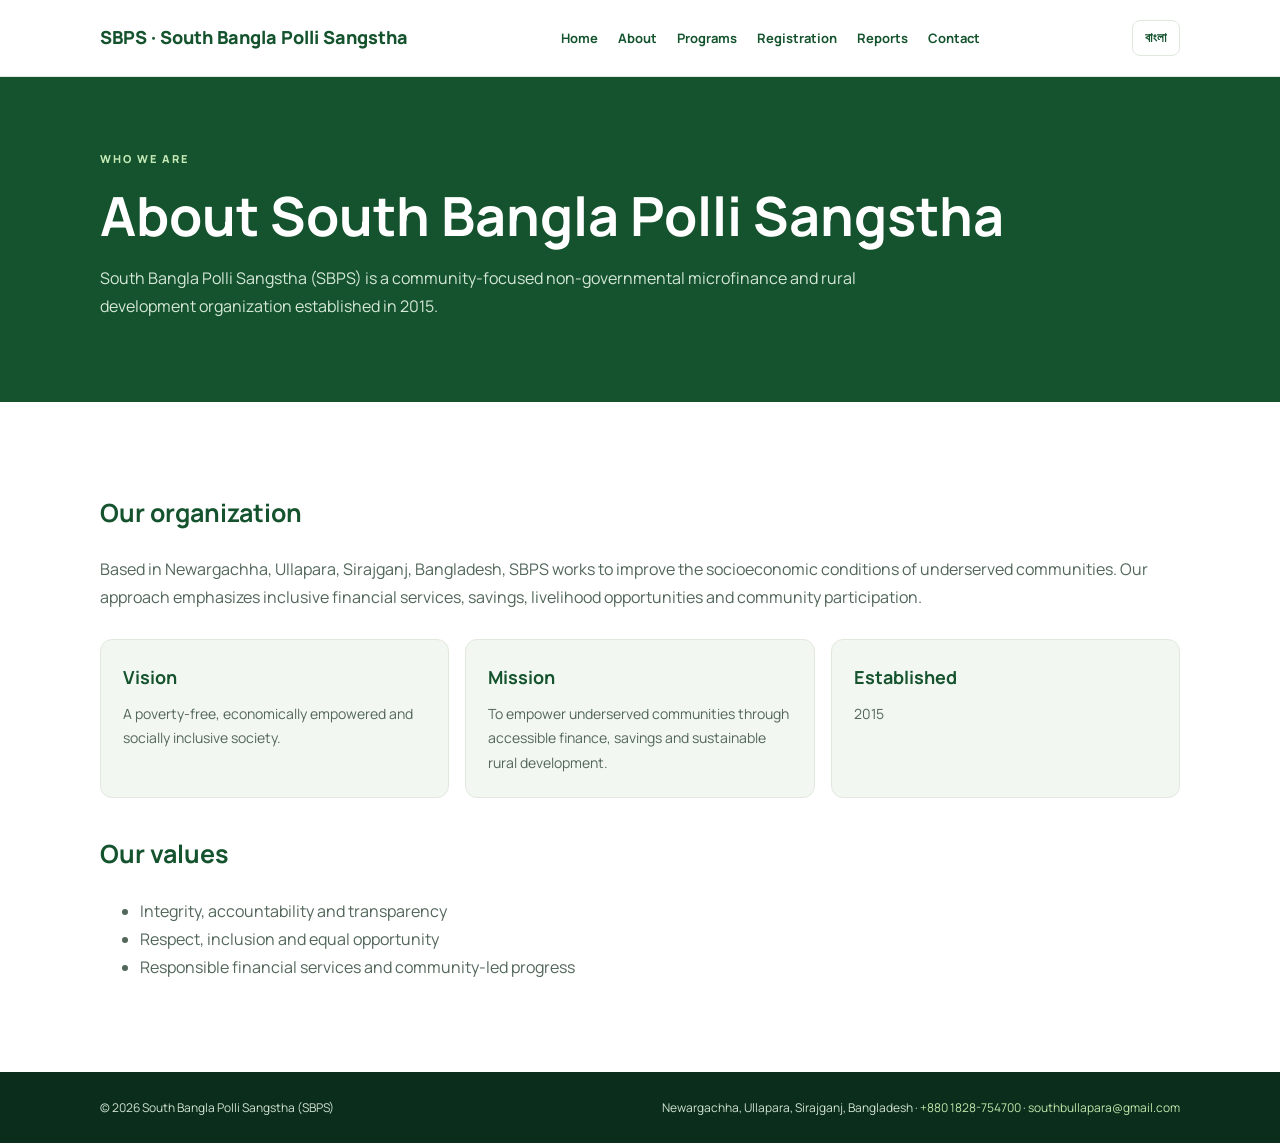
<file: site/about.html>
<!doctype html>
<html lang="en"><head><meta charset="utf-8"><meta name="viewport" content="width=device-width,initial-scale=1"><meta name="description" content="About South Bangla Polli Sangstha — South Bangla Polli Sangstha (SBPS), Ullapara, Sirajganj, Bangladesh."><meta property="og:title" content="About South Bangla Polli Sangstha | SBPS"><meta property="og:description" content="South Bangla Polli Sangstha (SBPS) is a community-focused non-governmental microfinance and rural development organization established in 2015."><link rel="icon" href="https://avatars.githubusercontent.com/u/361487274?v=4"><link rel="preconnect" href="https://fonts.googleapis.com"><link href="https://fonts.googleapis.com/css2?family=Hind+Siliguri:wght@400;500;600;700&family=Manrope:wght@400;500;600;700;800&display=swap" rel="stylesheet"><link rel="stylesheet" href="pages.css"><title>About South Bangla Polli Sangstha | South Bangla Polli Sangstha</title></head><body><header class="top"><div class="wrap nav"><a class="brand" href="index.html">SBPS · South Bangla Polli Sangstha</a><nav class="links" aria-label="Main navigation"><a href="index.html" data-en="Home" data-bn="হোম">Home</a><a href="about.html" data-en="About" data-bn="পরিচিতি">About</a><a href="programs.html" data-en="Programs" data-bn="কার্যক্রম">Programs</a><a href="registration.html" data-en="Registration" data-bn="নিবন্ধন">Registration</a><a href="reports.html" data-en="Reports" data-bn="প্রতিবেদন">Reports</a><a href="contact.html" data-en="Contact" data-bn="যোগাযোগ">Contact</a></nav><button class="lang" id="lang" type="button">বাংলা</button></div></header><section class="hero"><div class="wrap"><span class="eyebrow" data-en="Who we are" data-bn="আমরা কারা">Who we are</span><h1 data-en="About South Bangla Polli Sangstha" data-bn="সাউথ বাংলা পল্লী সংস্থা পরিচিতি">About South Bangla Polli Sangstha</h1><p data-en="South Bangla Polli Sangstha (SBPS) is a community-focused non-governmental microfinance and rural development organization established in 2015." data-bn="সাউথ বাংলা পল্লী সংস্থা (এসবিপিএস) একটি জনগোষ্ঠীকেন্দ্রিক বেসরকারি ক্ষুদ্রঋণ ও পল্লী উন্নয়ন সংস্থা, যা ২০১৫ সালে সালে প্রতিষ্ঠিত।">South Bangla Polli Sangstha (SBPS) is a community-focused non-governmental microfinance and rural development organization established in 2015.</p></div></section><main class="wrap content"><h2 data-en="Our organization" data-bn="আমাদের সংস্থা">Our organization</h2><p data-en="Based in Newargachha, Ullapara, Sirajganj, Bangladesh, SBPS works to improve the socioeconomic conditions of underserved communities. Our approach emphasizes inclusive financial services, savings, livelihood opportunities and community participation." data-bn="বাংলাদেশের সিরাজগঞ্জ জেলার উল্লাপাড়া উপজেলার নেওয়ারগাছায় অবস্থিত এসবিপিএস সুবিধাবঞ্চিত জনগোষ্ঠীর আর্থসামাজিক অবস্থার উন্নয়নে কাজ করে। আমাদের কার্যক্রমে অন্তর্ভুক্তিমূলক আর্থিক সেবা, সঞ্চয়, জীবিকার সুযোগ ও জনগোষ্ঠীর অংশগ্রহণকে গুরুত্ব দেওয়া হয়।">Based in Newargachha, Ullapara, Sirajganj, Bangladesh, SBPS works to improve the socioeconomic conditions of underserved communities. Our approach emphasizes inclusive financial services, savings, livelihood opportunities and community participation.</p><div class="cards"><article class="card"><h3 data-en="Vision" data-bn="ভিশন">Vision</h3><p data-en="A poverty-free, economically empowered and socially inclusive society." data-bn="দারিদ্র্যমুক্ত, অর্থনৈতিকভাবে ক্ষমতায়িত ও সামাজিকভাবে অন্তর্ভুক্তিমূলক সমাজ।">A poverty-free, economically empowered and socially inclusive society.</p></article><article class="card"><h3 data-en="Mission" data-bn="মিশন">Mission</h3><p data-en="To empower underserved communities through accessible finance, savings and sustainable rural development." data-bn="সহজলভ্য অর্থায়ন, সঞ্চয় ও টেকসই পল্লী উন্নয়নের মাধ্যমে সুবিধাবঞ্চিত জনগোষ্ঠীকে ক্ষমতায়ন করা।">To empower underserved communities through accessible finance, savings and sustainable rural development.</p></article><article class="card"><h3 data-en="Established" data-bn="প্রতিষ্ঠা">Established</h3><p>2015</p></article></div><h2 data-en="Our values" data-bn="আমাদের মূল্যবোধ">Our values</h2><ul><li data-en="Integrity, accountability and transparency" data-bn="সততা, জবাবদিহিতা ও স্বচ্ছতা">Integrity, accountability and transparency</li><li data-en="Respect, inclusion and equal opportunity" data-bn="সম্মান, অন্তর্ভুক্তি ও সমান সুযোগ">Respect, inclusion and equal opportunity</li><li data-en="Responsible financial services and community-led progress" data-bn="দায়িত্বশীল আর্থিক সেবা ও জনগোষ্ঠীনির্ভর অগ্রগতি">Responsible financial services and community-led progress</li></ul></main><footer class="foot"><div class="wrap footrow"><span>© <span id="year"></span> South Bangla Polli Sangstha (SBPS)</span><span>Newargachha, Ullapara, Sirajganj, Bangladesh · <a href="tel:+8801828754700">+880 1828-754700</a> · <a href="mailto:southbullapara@gmail.com">southbullapara@gmail.com</a></span></div></footer><script src="pages.js" defer></script></body></html>
</file>
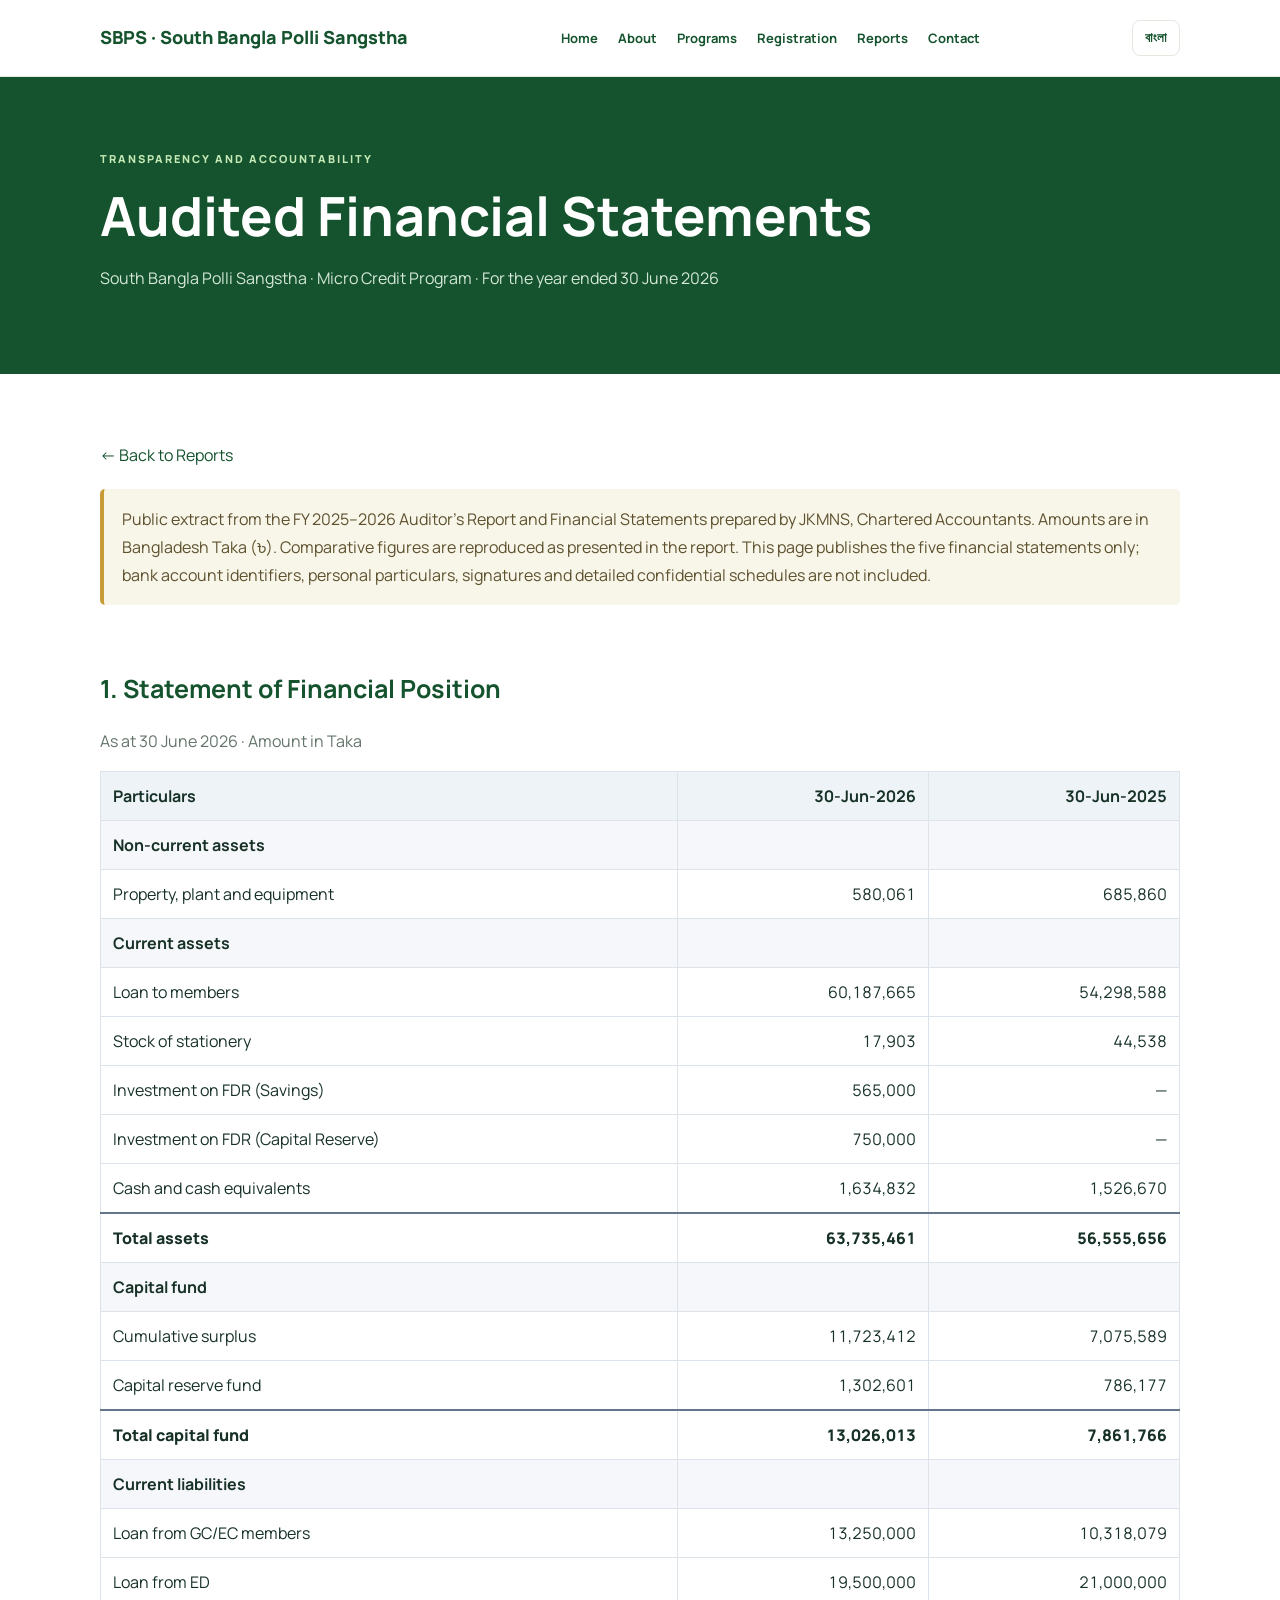
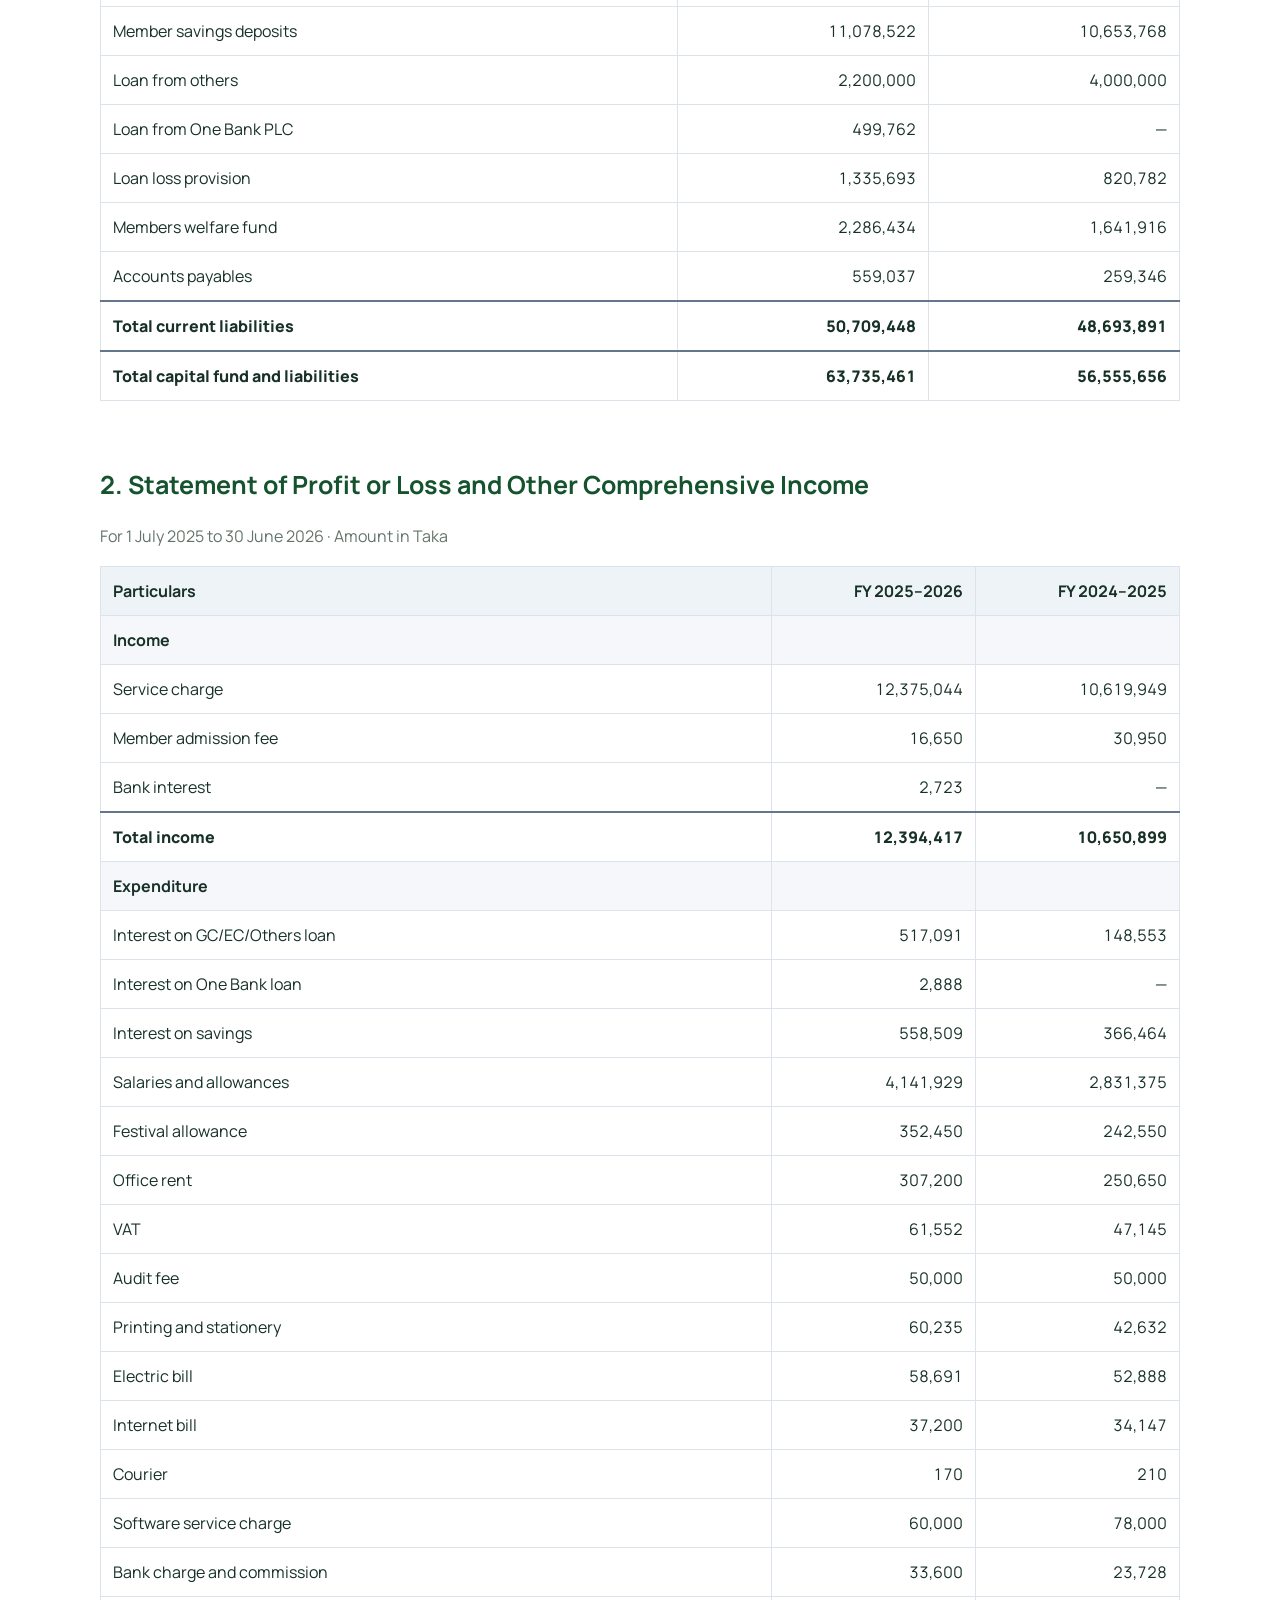
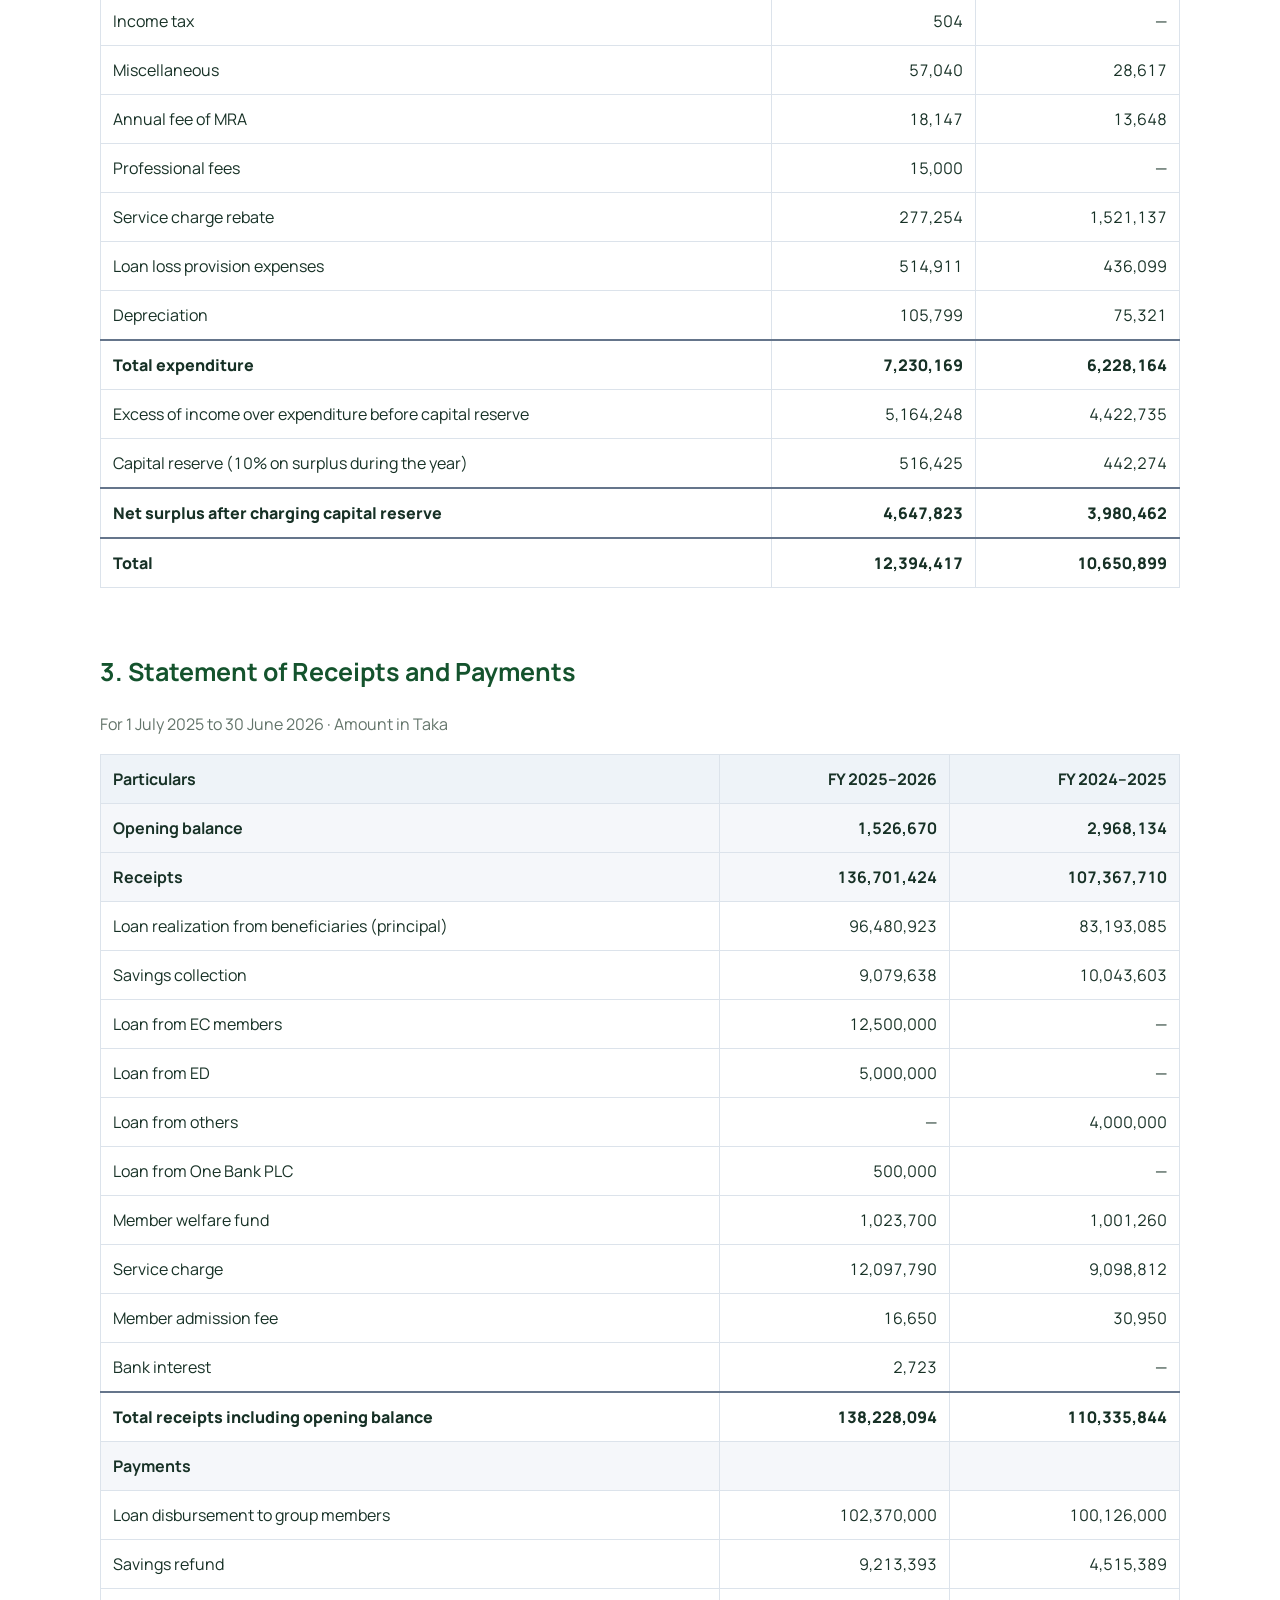
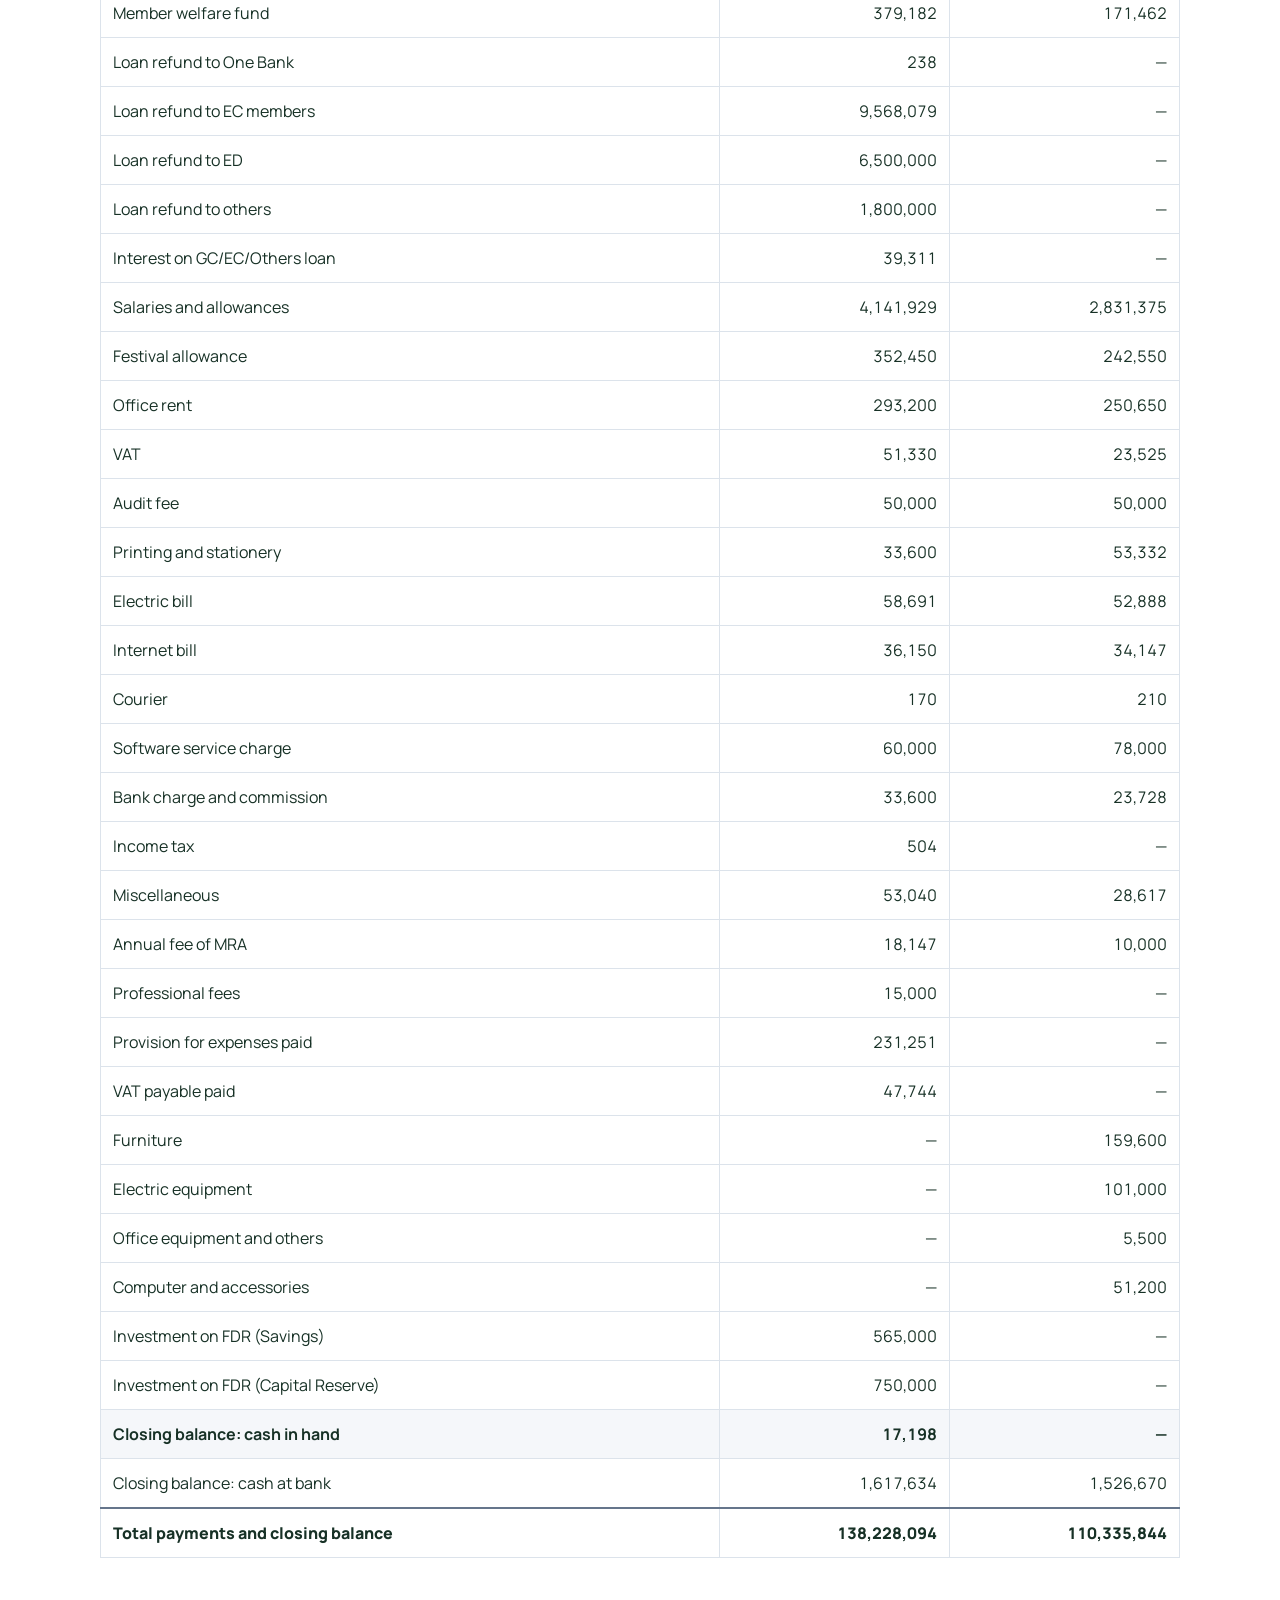
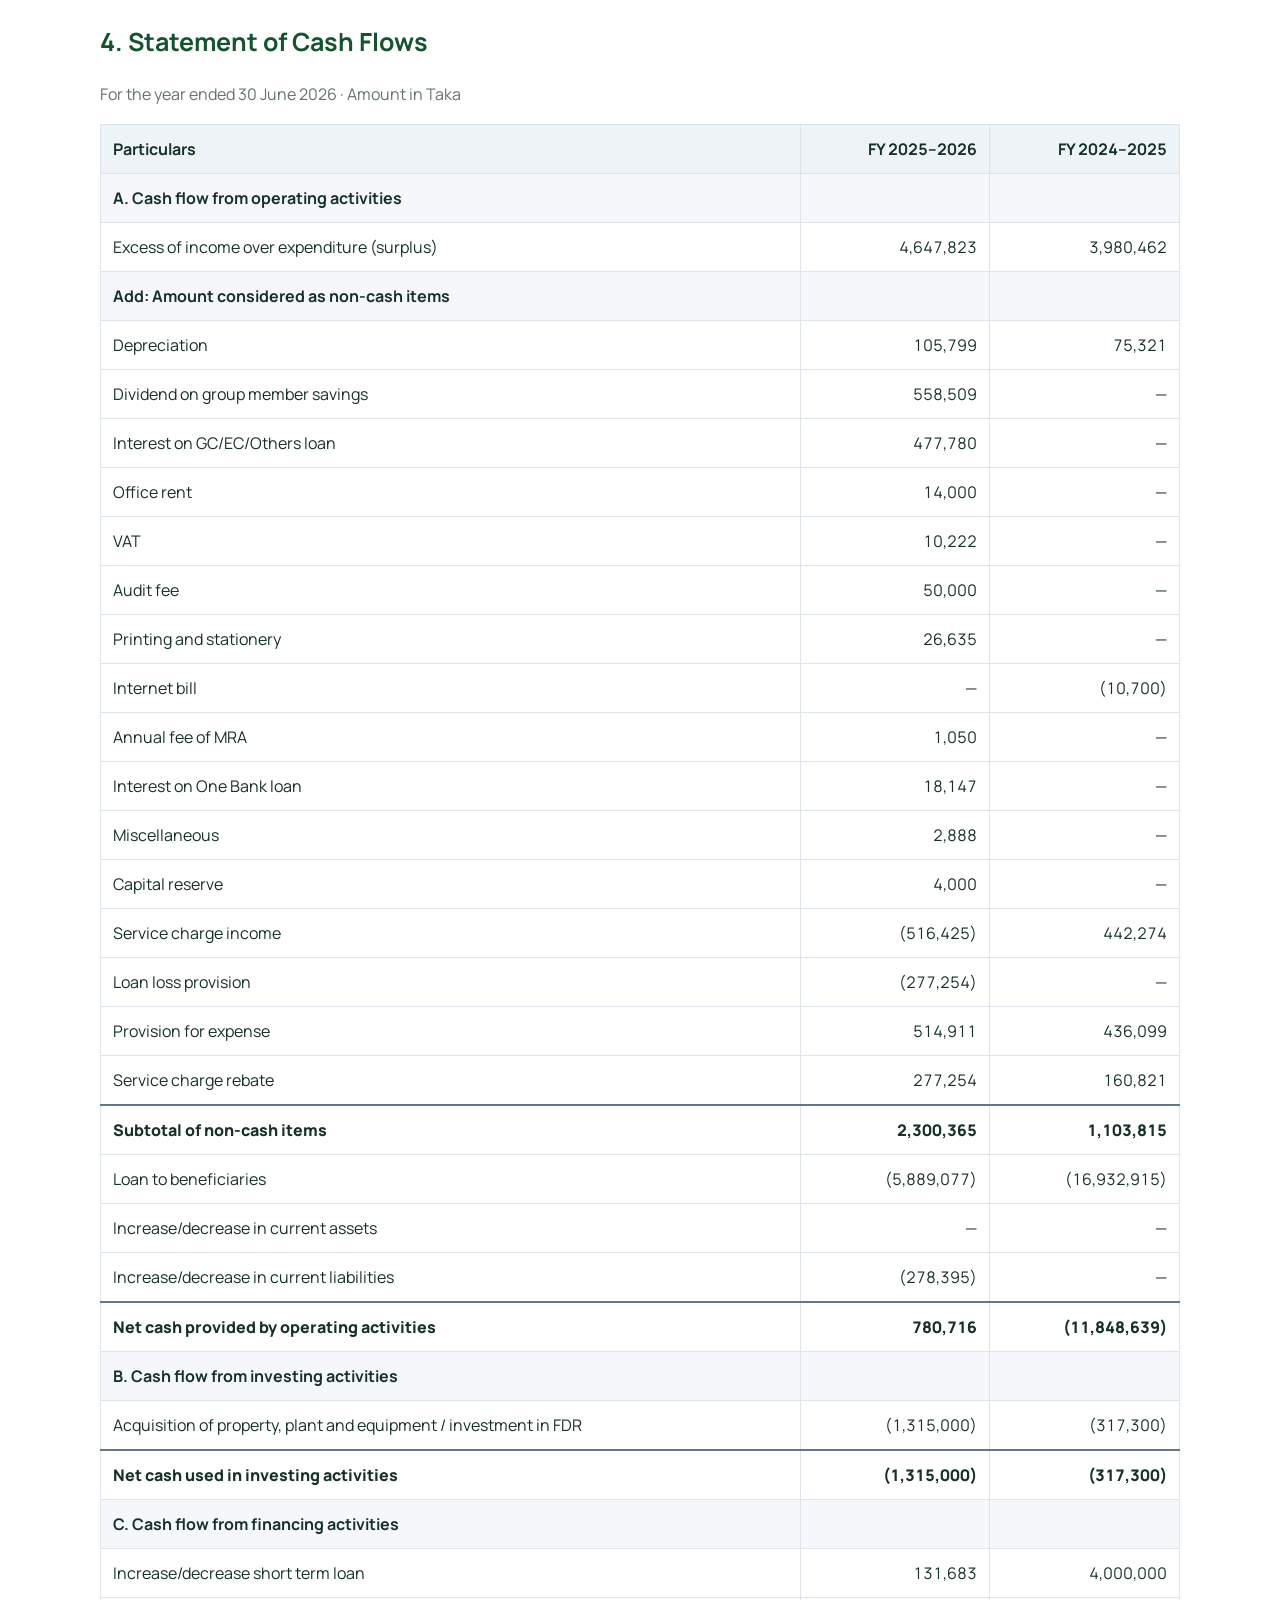
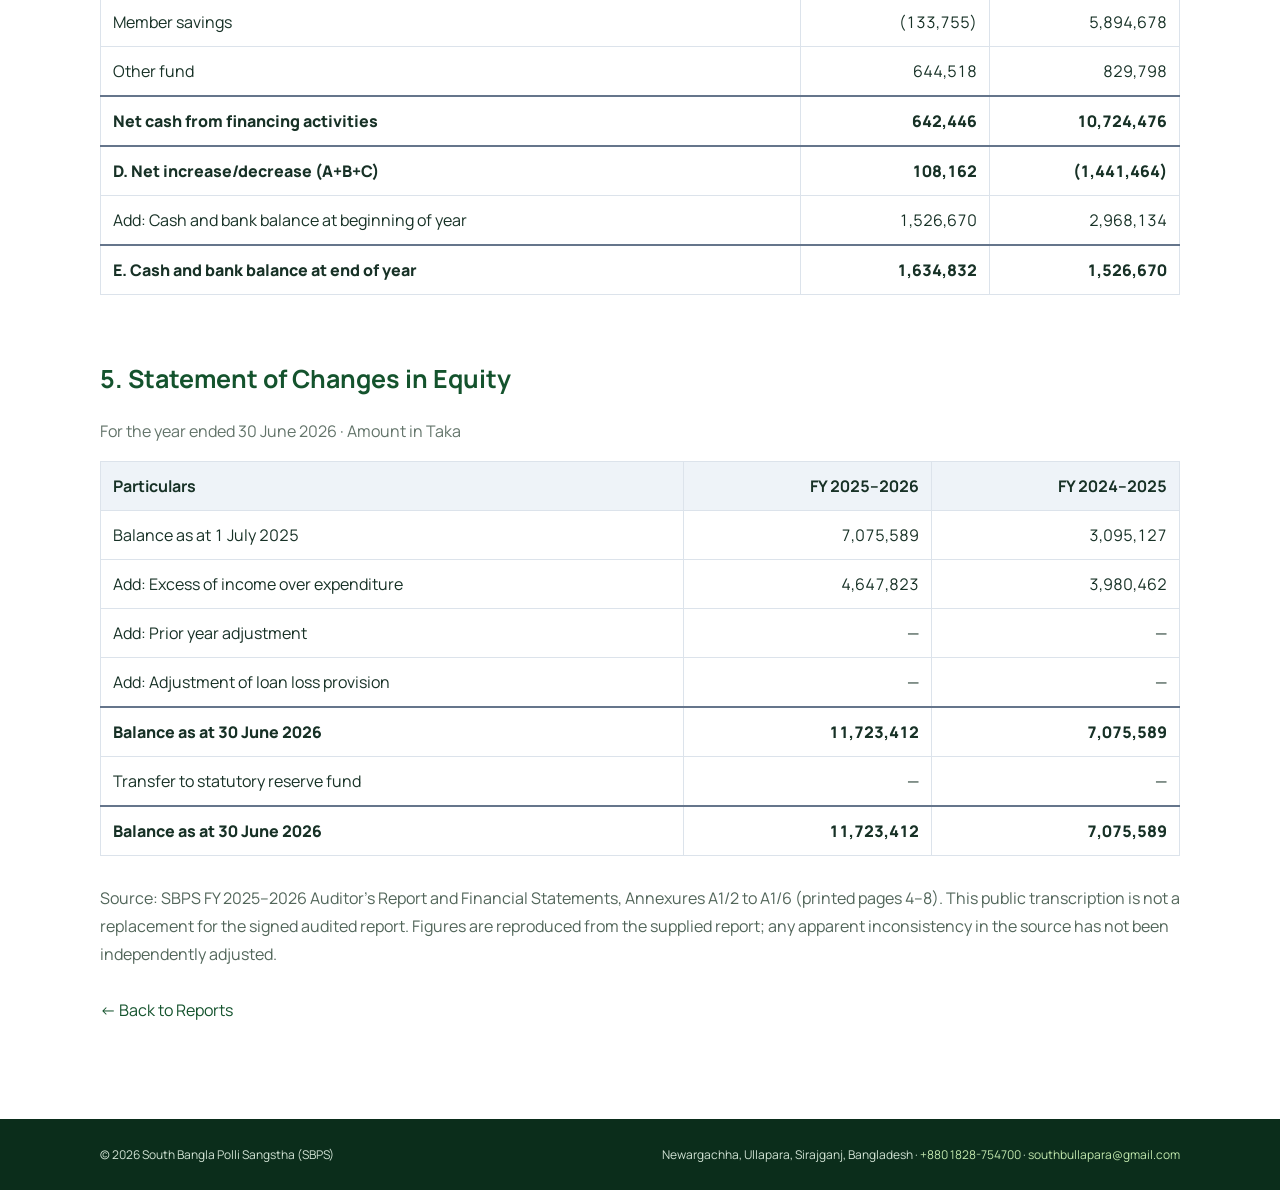
<file: site/audited-financial-statements-2025-2026.html>
<!doctype html>
<html lang="en">
<head>
<meta charset="utf-8"><meta name="viewport" content="width=device-width,initial-scale=1">
<meta name="description" content="Public financial statements of South Bangla Polli Sangstha for the year ended 30 June 2026, based on the audited report.">
<meta property="og:title" content="Audited Financial Statements FY 2025–2026 | SBPS">
<meta property="og:description" content="Statement of financial position, income, receipts and payments, cash flows and changes in equity.">
<link rel="icon" href="https://avatars.githubusercontent.com/u/361487274?v=4">
<link rel="preconnect" href="https://fonts.googleapis.com"><link href="https://fonts.googleapis.com/css2?family=Hind+Siliguri:wght@400;500;600;700&family=Manrope:wght@400;500;600;700;800&display=swap" rel="stylesheet">
<link rel="stylesheet" href="pages.css">
<title>Audited Financial Statements FY 2025–2026 | SBPS</title>
<style>
.statement{margin:28px 0;overflow-x:auto}.statement h2{margin-bottom:6px}.statement p{color:var(--muted,#596579)}.statement table{width:100%;border-collapse:collapse;background:#fff;min-width:580px}.statement th,.statement td{padding:10px 12px;border:1px solid #dce3eb;text-align:right;font-variant-numeric:tabular-nums}.statement th:first-child,.statement td:first-child{text-align:left}.statement thead th{background:#eef3f8}.statement .total td{font-weight:800;border-top:2px solid #65758b}.statement .section td{font-weight:700;background:#f5f7fa}.statement .note{font-size:.9rem}.backlink{display:inline-block;margin:12px 0 20px}
</style>
</head>
<body>
<header class="top"><div class="wrap nav"><a class="brand" href="index.html">SBPS · South Bangla Polli Sangstha</a><nav class="links" aria-label="Main navigation"><a href="index.html">Home</a><a href="about.html">About</a><a href="programs.html">Programs</a><a href="registration.html">Registration</a><a href="reports.html">Reports</a><a href="contact.html">Contact</a></nav><button class="lang" id="lang" type="button">বাংলা</button></div></header>
<section class="hero"><div class="wrap"><span class="eyebrow">Transparency and accountability</span><h1>Audited Financial Statements</h1><p>South Bangla Polli Sangstha · Micro Credit Program · For the year ended 30 June 2026</p></div></section>
<main class="wrap content"><a class="backlink" href="reports.html">← Back to Reports</a>
<div class="notice">Public extract from the FY 2025–2026 Auditor’s Report and Financial Statements prepared by JKMNS, Chartered Accountants. Amounts are in Bangladesh Taka (৳). Comparative figures are reproduced as presented in the report. This page publishes the five financial statements only; bank account identifiers, personal particulars, signatures and detailed confidential schedules are not included.</div>
<section class="statement"><h2>1. Statement of Financial Position</h2><p>As at 30 June 2026 · Amount in Taka</p><table><thead><tr><th>Particulars</th><th>30-Jun-2026</th><th>30-Jun-2025</th></tr></thead><tbody>
<tr class="section"><td>Non-current assets</td><td></td><td></td></tr><tr><td>Property, plant and equipment</td><td>580,061</td><td>685,860</td></tr>
<tr class="section"><td>Current assets</td><td></td><td></td></tr><tr><td>Loan to members</td><td>60,187,665</td><td>54,298,588</td></tr><tr><td>Stock of stationery</td><td>17,903</td><td>44,538</td></tr><tr><td>Investment on FDR (Savings)</td><td>565,000</td><td>—</td></tr><tr><td>Investment on FDR (Capital Reserve)</td><td>750,000</td><td>—</td></tr><tr><td>Cash and cash equivalents</td><td>1,634,832</td><td>1,526,670</td></tr><tr class="total"><td>Total assets</td><td>63,735,461</td><td>56,555,656</td></tr>
<tr class="section"><td>Capital fund</td><td></td><td></td></tr><tr><td>Cumulative surplus</td><td>11,723,412</td><td>7,075,589</td></tr><tr><td>Capital reserve fund</td><td>1,302,601</td><td>786,177</td></tr><tr class="total"><td>Total capital fund</td><td>13,026,013</td><td>7,861,766</td></tr>
<tr class="section"><td>Current liabilities</td><td></td><td></td></tr><tr><td>Loan from GC/EC members</td><td>13,250,000</td><td>10,318,079</td></tr><tr><td>Loan from ED</td><td>19,500,000</td><td>21,000,000</td></tr><tr><td>Member savings deposits</td><td>11,078,522</td><td>10,653,768</td></tr><tr><td>Loan from others</td><td>2,200,000</td><td>4,000,000</td></tr><tr><td>Loan from One Bank PLC</td><td>499,762</td><td>—</td></tr><tr><td>Loan loss provision</td><td>1,335,693</td><td>820,782</td></tr><tr><td>Members welfare fund</td><td>2,286,434</td><td>1,641,916</td></tr><tr><td>Accounts payables</td><td>559,037</td><td>259,346</td></tr><tr class="total"><td>Total current liabilities</td><td>50,709,448</td><td>48,693,891</td></tr><tr class="total"><td>Total capital fund and liabilities</td><td>63,735,461</td><td>56,555,656</td></tr></tbody></table></section>
<section class="statement"><h2>2. Statement of Profit or Loss and Other Comprehensive Income</h2><p>For 1 July 2025 to 30 June 2026 · Amount in Taka</p><table><thead><tr><th>Particulars</th><th>FY 2025–2026</th><th>FY 2024–2025</th></tr></thead><tbody>
<tr class="section"><td>Income</td><td></td><td></td></tr><tr><td>Service charge</td><td>12,375,044</td><td>10,619,949</td></tr><tr><td>Member admission fee</td><td>16,650</td><td>30,950</td></tr><tr><td>Bank interest</td><td>2,723</td><td>—</td></tr><tr class="total"><td>Total income</td><td>12,394,417</td><td>10,650,899</td></tr>
<tr class="section"><td>Expenditure</td><td></td><td></td></tr><tr><td>Interest on GC/EC/Others loan</td><td>517,091</td><td>148,553</td></tr><tr><td>Interest on One Bank loan</td><td>2,888</td><td>—</td></tr><tr><td>Interest on savings</td><td>558,509</td><td>366,464</td></tr><tr><td>Salaries and allowances</td><td>4,141,929</td><td>2,831,375</td></tr><tr><td>Festival allowance</td><td>352,450</td><td>242,550</td></tr><tr><td>Office rent</td><td>307,200</td><td>250,650</td></tr><tr><td>VAT</td><td>61,552</td><td>47,145</td></tr><tr><td>Audit fee</td><td>50,000</td><td>50,000</td></tr><tr><td>Printing and stationery</td><td>60,235</td><td>42,632</td></tr><tr><td>Electric bill</td><td>58,691</td><td>52,888</td></tr><tr><td>Internet bill</td><td>37,200</td><td>34,147</td></tr><tr><td>Courier</td><td>170</td><td>210</td></tr><tr><td>Software service charge</td><td>60,000</td><td>78,000</td></tr><tr><td>Bank charge and commission</td><td>33,600</td><td>23,728</td></tr><tr><td>Income tax</td><td>504</td><td>—</td></tr><tr><td>Miscellaneous</td><td>57,040</td><td>28,617</td></tr><tr><td>Annual fee of MRA</td><td>18,147</td><td>13,648</td></tr><tr><td>Professional fees</td><td>15,000</td><td>—</td></tr><tr><td>Service charge rebate</td><td>277,254</td><td>1,521,137</td></tr><tr><td>Loan loss provision expenses</td><td>514,911</td><td>436,099</td></tr><tr><td>Depreciation</td><td>105,799</td><td>75,321</td></tr><tr class="total"><td>Total expenditure</td><td>7,230,169</td><td>6,228,164</td></tr><tr><td>Excess of income over expenditure before capital reserve</td><td>5,164,248</td><td>4,422,735</td></tr><tr><td>Capital reserve (10% on surplus during the year)</td><td>516,425</td><td>442,274</td></tr><tr class="total"><td>Net surplus after charging capital reserve</td><td>4,647,823</td><td>3,980,462</td></tr><tr class="total"><td>Total</td><td>12,394,417</td><td>10,650,899</td></tr></tbody></table></section>
<section class="statement"><h2>3. Statement of Receipts and Payments</h2><p>For 1 July 2025 to 30 June 2026 · Amount in Taka</p><table><thead><tr><th>Particulars</th><th>FY 2025–2026</th><th>FY 2024–2025</th></tr></thead><tbody>
<tr class="section"><td>Opening balance</td><td>1,526,670</td><td>2,968,134</td></tr><tr class="section"><td>Receipts</td><td>136,701,424</td><td>107,367,710</td></tr><tr><td>Loan realization from beneficiaries (principal)</td><td>96,480,923</td><td>83,193,085</td></tr><tr><td>Savings collection</td><td>9,079,638</td><td>10,043,603</td></tr><tr><td>Loan from EC members</td><td>12,500,000</td><td>—</td></tr><tr><td>Loan from ED</td><td>5,000,000</td><td>—</td></tr><tr><td>Loan from others</td><td>—</td><td>4,000,000</td></tr><tr><td>Loan from One Bank PLC</td><td>500,000</td><td>—</td></tr><tr><td>Member welfare fund</td><td>1,023,700</td><td>1,001,260</td></tr><tr><td>Service charge</td><td>12,097,790</td><td>9,098,812</td></tr><tr><td>Member admission fee</td><td>16,650</td><td>30,950</td></tr><tr><td>Bank interest</td><td>2,723</td><td>—</td></tr><tr class="total"><td>Total receipts including opening balance</td><td>138,228,094</td><td>110,335,844</td></tr>
<tr class="section"><td>Payments</td><td></td><td></td></tr><tr><td>Loan disbursement to group members</td><td>102,370,000</td><td>100,126,000</td></tr><tr><td>Savings refund</td><td>9,213,393</td><td>4,515,389</td></tr><tr><td>Member welfare fund</td><td>379,182</td><td>171,462</td></tr><tr><td>Loan refund to One Bank</td><td>238</td><td>—</td></tr><tr><td>Loan refund to EC members</td><td>9,568,079</td><td>—</td></tr><tr><td>Loan refund to ED</td><td>6,500,000</td><td>—</td></tr><tr><td>Loan refund to others</td><td>1,800,000</td><td>—</td></tr><tr><td>Interest on GC/EC/Others loan</td><td>39,311</td><td>—</td></tr><tr><td>Salaries and allowances</td><td>4,141,929</td><td>2,831,375</td></tr><tr><td>Festival allowance</td><td>352,450</td><td>242,550</td></tr><tr><td>Office rent</td><td>293,200</td><td>250,650</td></tr><tr><td>VAT</td><td>51,330</td><td>23,525</td></tr><tr><td>Audit fee</td><td>50,000</td><td>50,000</td></tr><tr><td>Printing and stationery</td><td>33,600</td><td>53,332</td></tr><tr><td>Electric bill</td><td>58,691</td><td>52,888</td></tr><tr><td>Internet bill</td><td>36,150</td><td>34,147</td></tr><tr><td>Courier</td><td>170</td><td>210</td></tr><tr><td>Software service charge</td><td>60,000</td><td>78,000</td></tr><tr><td>Bank charge and commission</td><td>33,600</td><td>23,728</td></tr><tr><td>Income tax</td><td>504</td><td>—</td></tr><tr><td>Miscellaneous</td><td>53,040</td><td>28,617</td></tr><tr><td>Annual fee of MRA</td><td>18,147</td><td>10,000</td></tr><tr><td>Professional fees</td><td>15,000</td><td>—</td></tr><tr><td>Provision for expenses paid</td><td>231,251</td><td>—</td></tr><tr><td>VAT payable paid</td><td>47,744</td><td>—</td></tr><tr><td>Furniture</td><td>—</td><td>159,600</td></tr><tr><td>Electric equipment</td><td>—</td><td>101,000</td></tr><tr><td>Office equipment and others</td><td>—</td><td>5,500</td></tr><tr><td>Computer and accessories</td><td>—</td><td>51,200</td></tr><tr><td>Investment on FDR (Savings)</td><td>565,000</td><td>—</td></tr><tr><td>Investment on FDR (Capital Reserve)</td><td>750,000</td><td>—</td></tr><tr class="section"><td>Closing balance: cash in hand</td><td>17,198</td><td>—</td></tr><tr><td>Closing balance: cash at bank</td><td>1,617,634</td><td>1,526,670</td></tr><tr class="total"><td>Total payments and closing balance</td><td>138,228,094</td><td>110,335,844</td></tr></tbody></table></section>
<section class="statement"><h2>4. Statement of Cash Flows</h2><p>For the year ended 30 June 2026 · Amount in Taka</p><table><thead><tr><th>Particulars</th><th>FY 2025–2026</th><th>FY 2024–2025</th></tr></thead><tbody>
<tr class="section"><td>A. Cash flow from operating activities</td><td></td><td></td></tr><tr><td>Excess of income over expenditure (surplus)</td><td>4,647,823</td><td>3,980,462</td></tr><tr class="section"><td>Add: Amount considered as non-cash items</td><td></td><td></td></tr><tr><td>Depreciation</td><td>105,799</td><td>75,321</td></tr><tr><td>Dividend on group member savings</td><td>558,509</td><td>—</td></tr><tr><td>Interest on GC/EC/Others loan</td><td>477,780</td><td>—</td></tr><tr><td>Office rent</td><td>14,000</td><td>—</td></tr><tr><td>VAT</td><td>10,222</td><td>—</td></tr><tr><td>Audit fee</td><td>50,000</td><td>—</td></tr><tr><td>Printing and stationery</td><td>26,635</td><td>—</td></tr><tr><td>Internet bill</td><td>—</td><td>(10,700)</td></tr><tr><td>Annual fee of MRA</td><td>1,050</td><td>—</td></tr><tr><td>Interest on One Bank loan</td><td>18,147</td><td>—</td></tr><tr><td>Miscellaneous</td><td>2,888</td><td>—</td></tr><tr><td>Capital reserve</td><td>4,000</td><td>—</td></tr><tr><td>Service charge income</td><td>(516,425)</td><td>442,274</td></tr><tr><td>Loan loss provision</td><td>(277,254)</td><td>—</td></tr><tr><td>Provision for expense</td><td>514,911</td><td>436,099</td></tr><tr><td>Service charge rebate</td><td>277,254</td><td>160,821</td></tr><tr class="total"><td>Subtotal of non-cash items</td><td>2,300,365</td><td>1,103,815</td></tr><tr><td>Loan to beneficiaries</td><td>(5,889,077)</td><td>(16,932,915)</td></tr><tr><td>Increase/decrease in current assets</td><td>—</td><td>—</td></tr><tr><td>Increase/decrease in current liabilities</td><td>(278,395)</td><td>—</td></tr><tr class="total"><td>Net cash provided by operating activities</td><td>780,716</td><td>(11,848,639)</td></tr>
<tr class="section"><td>B. Cash flow from investing activities</td><td></td><td></td></tr><tr><td>Acquisition of property, plant and equipment / investment in FDR</td><td>(1,315,000)</td><td>(317,300)</td></tr><tr class="total"><td>Net cash used in investing activities</td><td>(1,315,000)</td><td>(317,300)</td></tr>
<tr class="section"><td>C. Cash flow from financing activities</td><td></td><td></td></tr><tr><td>Increase/decrease short term loan</td><td>131,683</td><td>4,000,000</td></tr><tr><td>Member savings</td><td>(133,755)</td><td>5,894,678</td></tr><tr><td>Other fund</td><td>644,518</td><td>829,798</td></tr><tr class="total"><td>Net cash from financing activities</td><td>642,446</td><td>10,724,476</td></tr><tr class="total"><td>D. Net increase/decrease (A+B+C)</td><td>108,162</td><td>(1,441,464)</td></tr><tr><td>Add: Cash and bank balance at beginning of year</td><td>1,526,670</td><td>2,968,134</td></tr><tr class="total"><td>E. Cash and bank balance at end of year</td><td>1,634,832</td><td>1,526,670</td></tr></tbody></table></section>
<section class="statement"><h2>5. Statement of Changes in Equity</h2><p>For the year ended 30 June 2026 · Amount in Taka</p><table><thead><tr><th>Particulars</th><th>FY 2025–2026</th><th>FY 2024–2025</th></tr></thead><tbody><tr><td>Balance as at 1 July 2025</td><td>7,075,589</td><td>3,095,127</td></tr><tr><td>Add: Excess of income over expenditure</td><td>4,647,823</td><td>3,980,462</td></tr><tr><td>Add: Prior year adjustment</td><td>—</td><td>—</td></tr><tr><td>Add: Adjustment of loan loss provision</td><td>—</td><td>—</td></tr><tr class="total"><td>Balance as at 30 June 2026</td><td>11,723,412</td><td>7,075,589</td></tr><tr><td>Transfer to statutory reserve fund</td><td>—</td><td>—</td></tr><tr class="total"><td>Balance as at 30 June 2026</td><td>11,723,412</td><td>7,075,589</td></tr></tbody></table></section>
<p class="note">Source: SBPS FY 2025–2026 Auditor’s Report and Financial Statements, Annexures A1/2 to A1/6 (printed pages 4–8). This public transcription is not a replacement for the signed audited report. Figures are reproduced from the supplied report; any apparent inconsistency in the source has not been independently adjusted.</p>
<a class="backlink" href="reports.html">← Back to Reports</a></main>
<footer class="foot"><div class="wrap footrow"><span>© <span id="year"></span> South Bangla Polli Sangstha (SBPS)</span><span>Newargachha, Ullapara, Sirajganj, Bangladesh · <a href="tel:+8801828754700">+880 1828-754700</a> · <a href="mailto:southbullapara@gmail.com">southbullapara@gmail.com</a></span></div></footer><script src="pages.js" defer></script>
</body></html>
</file>
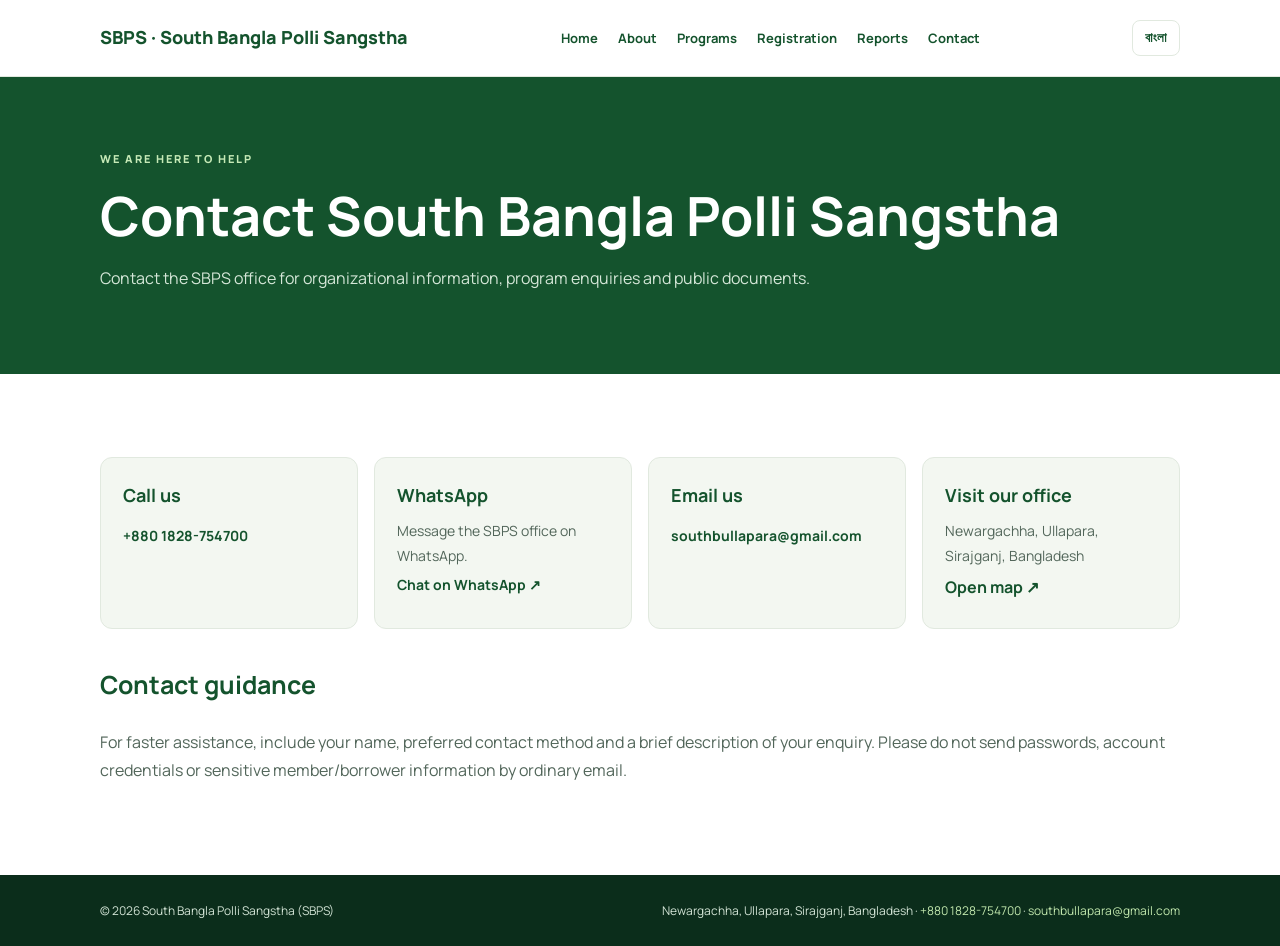
<file: site/contact.html>
<!doctype html>
<html lang="en"><head><meta charset="utf-8"><meta name="viewport" content="width=device-width,initial-scale=1"><meta name="description" content="Contact South Bangla Polli Sangstha — South Bangla Polli Sangstha (SBPS), Ullapara, Sirajganj, Bangladesh."><meta property="og:title" content="Contact South Bangla Polli Sangstha | SBPS"><meta property="og:description" content="Contact the SBPS office for organizational information, program enquiries and public documents."><link rel="icon" href="https://avatars.githubusercontent.com/u/361487274?v=4"><link rel="preconnect" href="https://fonts.googleapis.com"><link href="https://fonts.googleapis.com/css2?family=Hind+Siliguri:wght@400;500;600;700&family=Manrope:wght@400;500;600;700;800&display=swap" rel="stylesheet"><link rel="stylesheet" href="pages.css"><title>Contact South Bangla Polli Sangstha | South Bangla Polli Sangstha</title></head><body><header class="top"><div class="wrap nav"><a class="brand" href="index.html">SBPS · South Bangla Polli Sangstha</a><nav class="links" aria-label="Main navigation"><a href="index.html" data-en="Home" data-bn="হোম">Home</a><a href="about.html" data-en="About" data-bn="পরিচিতি">About</a><a href="programs.html" data-en="Programs" data-bn="কার্যক্রম">Programs</a><a href="registration.html" data-en="Registration" data-bn="নিবন্ধন">Registration</a><a href="reports.html" data-en="Reports" data-bn="প্রতিবেদন">Reports</a><a href="contact.html" data-en="Contact" data-bn="যোগাযোগ">Contact</a></nav><button class="lang" id="lang" type="button">বাংলা</button></div></header><section class="hero"><div class="wrap"><span class="eyebrow" data-en="We are here to help" data-bn="আমরা আপনার পাশে আছি">We are here to help</span><h1 data-en="Contact South Bangla Polli Sangstha" data-bn="সাউথ বাংলা পল্লী সংস্থায় যোগাযোগ">Contact South Bangla Polli Sangstha</h1><p data-en="Contact the SBPS office for organizational information, program enquiries and public documents." data-bn="সংস্থার তথ্য, কর্মসূচি ও প্রকাশযোগ্য নথি সম্পর্কে জানতে এসবিপিএস কার্যালয়ে যোগাযোগ করুন।">Contact the SBPS office for organizational information, program enquiries and public documents.</p></div></section><main class="wrap content"><div class="cards contact"><article class="card"><h3 data-en="Call us" data-bn="ফোন করুন">Call us</h3><p><a href="tel:+8801828754700">+880 1828-754700</a></p></article><article class="card"><h3 data-en="WhatsApp" data-bn="হোয়াটসঅ্যাপ">WhatsApp</h3><p data-en="Message the SBPS office on WhatsApp." data-bn="হোয়াটসঅ্যাপে এসবিপিএস কার্যালয়ে বার্তা পাঠান।">Message the SBPS office on WhatsApp.</p><p><a href="https://wa.me/8801828754700" target="_blank" rel="noopener noreferrer" data-en="Chat on WhatsApp ↗" data-bn="হোয়াটসঅ্যাপে চ্যাট করুন ↗">Chat on WhatsApp ↗</a></p></article><article class="card"><h3 data-en="Email us" data-bn="ইমেইল করুন">Email us</h3><p><a href="mailto:southbullapara@gmail.com">southbullapara@gmail.com</a></p></article><article class="card"><h3 data-en="Visit our office" data-bn="কার্যালয়ে আসুন">Visit our office</h3><p>Newargachha, Ullapara,<br>Sirajganj, Bangladesh</p><a href="https://www.google.com/maps/search/?api=1&query=Newargachha%2C+Ullapara%2C+Sirajganj%2C+Bangladesh" target="_blank" rel="noopener noreferrer" data-en="Open map ↗" data-bn="মানচিত্রে দেখুন ↗">Open map ↗</a></article></div><h2 data-en="Contact guidance" data-bn="যোগাযোগের নির্দেশনা">Contact guidance</h2><p data-en="For faster assistance, include your name, preferred contact method and a brief description of your enquiry. Please do not send passwords, account credentials or sensitive member/borrower information by ordinary email." data-bn="দ্রুত সহায়তার জন্য আপনার নাম, পছন্দের যোগাযোগের মাধ্যম এবং প্রশ্নের সংক্ষিপ্ত বিবরণ দিন। সাধারণ ইমেইলে পাসওয়ার্ড, অ্যাকাউন্টের তথ্য বা সংবেদনশীল সদস্য/ঋণগ্রহীতার তথ্য পাঠাবেন না।">For faster assistance, include your name, preferred contact method and a brief description of your enquiry. Please do not send passwords, account credentials or sensitive member/borrower information by ordinary email.</p></main><footer class="foot"><div class="wrap footrow"><span>© <span id="year"></span> South Bangla Polli Sangstha (SBPS)</span><span>Newargachha, Ullapara, Sirajganj, Bangladesh · <a href="tel:+8801828754700">+880 1828-754700</a> · <a href="mailto:southbullapara@gmail.com">southbullapara@gmail.com</a></span></div></footer><script src="pages.js" defer></script></body></html>
</file>
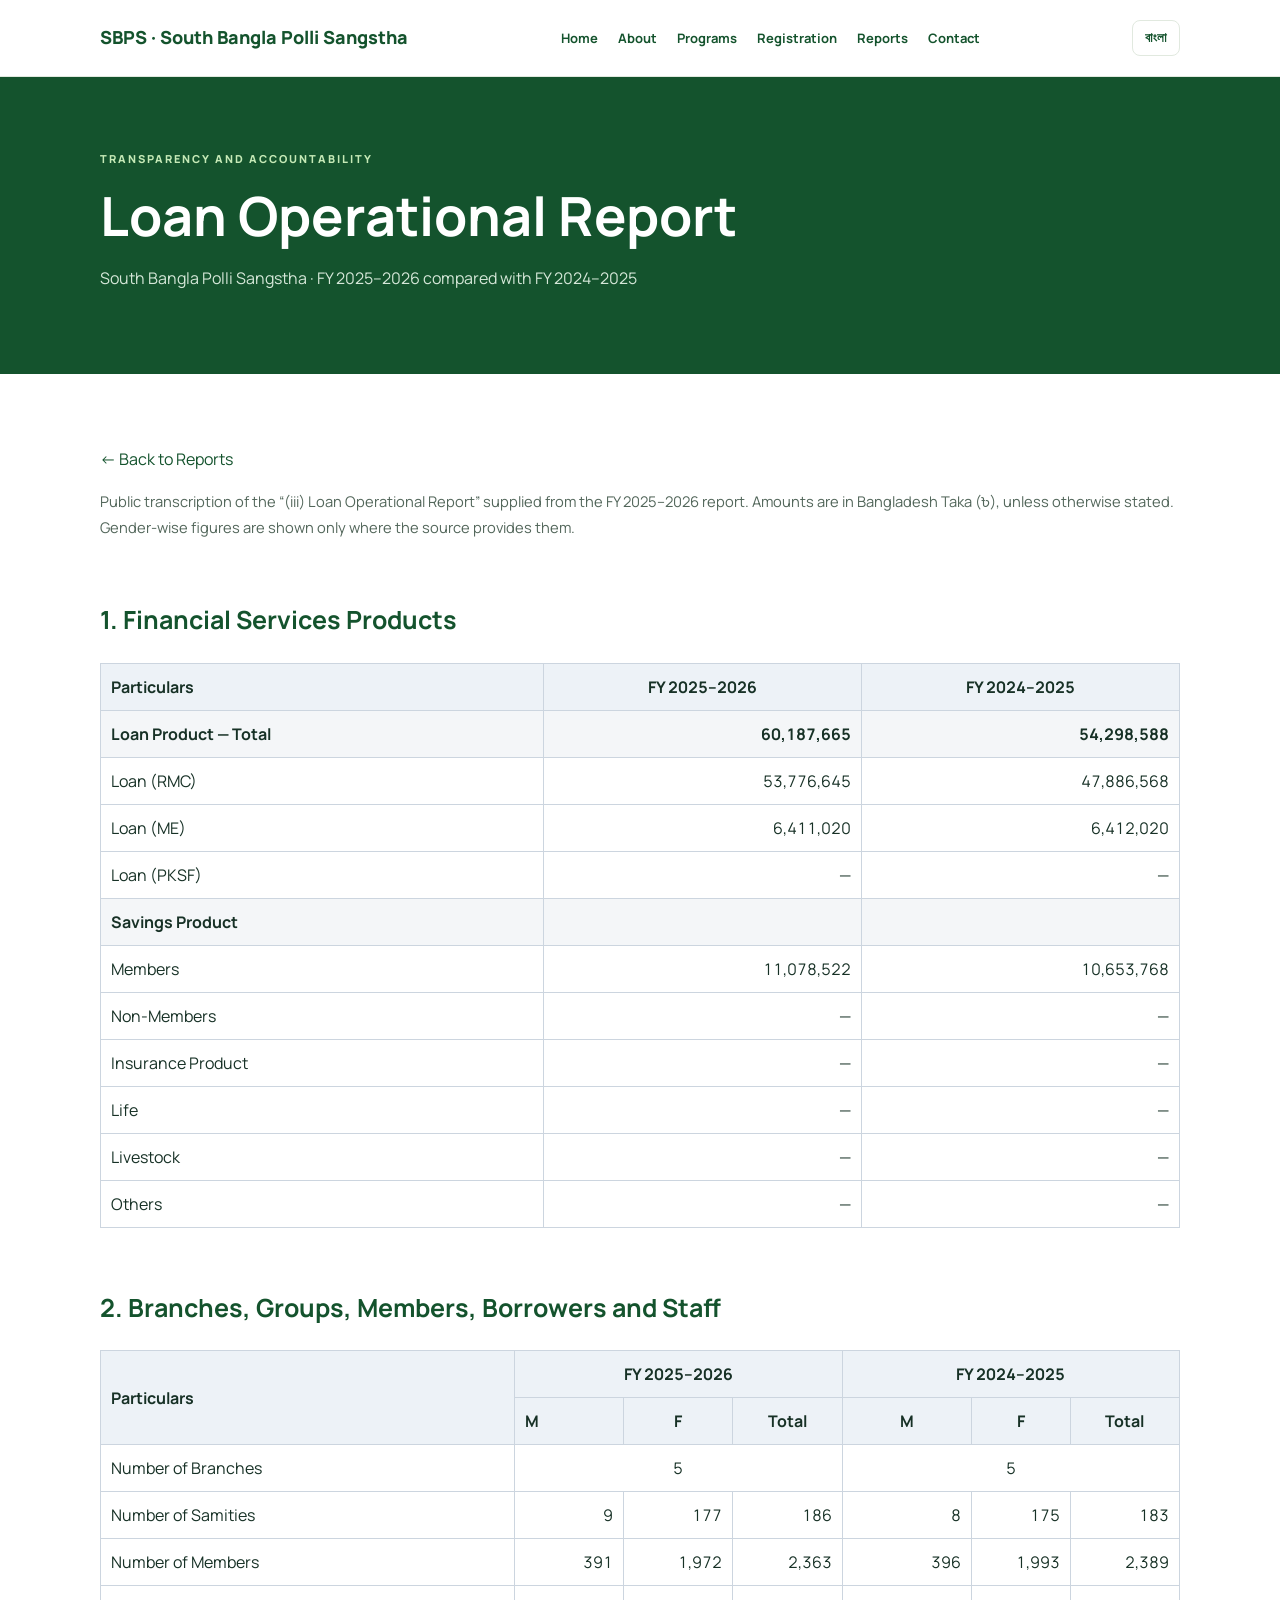
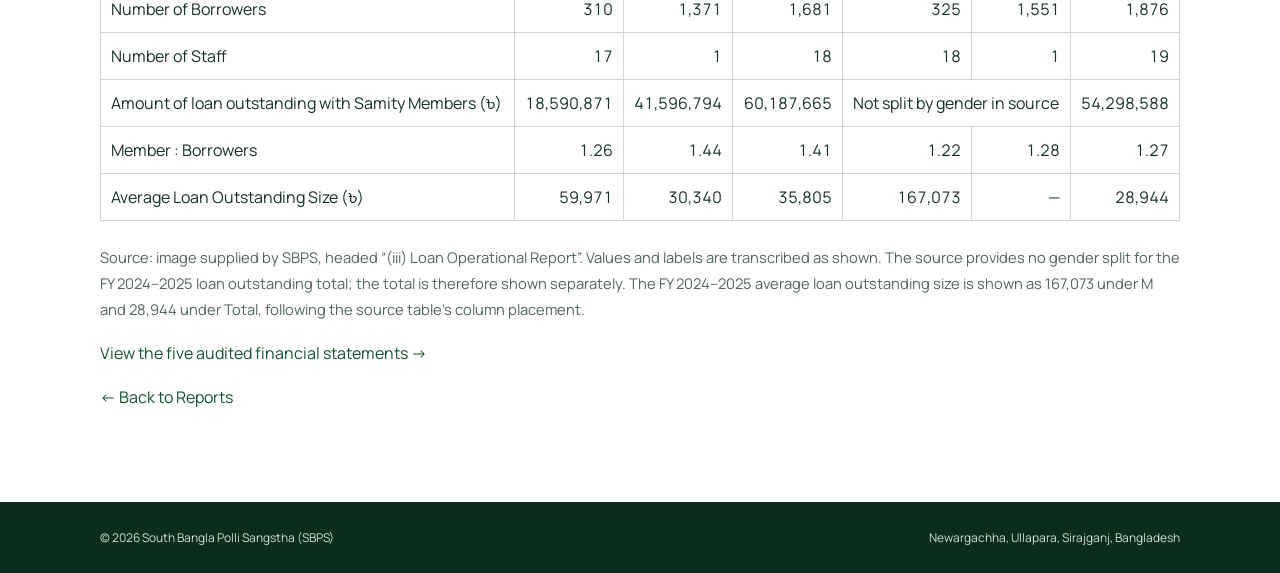
<file: site/loan-operational-report-2025-2026.html>
<!doctype html>
<html lang="en">
<head><meta charset="utf-8"><meta name="viewport" content="width=device-width,initial-scale=1">
<meta name="description" content="Loan operational report of South Bangla Polli Sangstha for FY 2025–2026 with FY 2024–2025 comparison.">
<link rel="preconnect" href="https://fonts.googleapis.com"><link href="https://fonts.googleapis.com/css2?family=Hind+Siliguri:wght@400;500;600;700&family=Manrope:wght@400;500;600;700;800&display=swap" rel="stylesheet">
<link rel="stylesheet" href="pages.css"><title>Loan Operational Report FY 2025–2026 | SBPS</title>
<style>.report-table{margin:24px 0;overflow-x:auto}.report-table table{border-collapse:collapse;width:100%;min-width:760px;background:#fff}.report-table th,.report-table td{border:1px solid #ccd5df;padding:9px 10px;text-align:right;font-variant-numeric:tabular-nums}.report-table th:first-child,.report-table td:first-child{text-align:left}.report-table thead th{background:#edf2f7;text-align:center}.report-table .section td{font-weight:700;background:#f4f6f8}.report-table .total td{font-weight:700}.report-table .center{text-align:center!important}.report-note{font-size:.92rem;color:var(--muted,#596579)}</style>
</head><body>
<header class="top"><div class="wrap nav"><a class="brand" href="index.html">SBPS · South Bangla Polli Sangstha</a><nav class="links" aria-label="Main navigation"><a href="index.html">Home</a><a href="about.html">About</a><a href="programs.html">Programs</a><a href="registration.html">Registration</a><a href="reports.html">Reports</a><a href="contact.html">Contact</a></nav><button class="lang" id="lang" type="button">বাংলা</button></div></header>
<section class="hero"><div class="wrap"><span class="eyebrow">Transparency and accountability</span><h1>Loan Operational Report</h1><p>South Bangla Polli Sangstha · FY 2025–2026 compared with FY 2024–2025</p></div></section>
<main class="wrap content"><p><a href="reports.html">← Back to Reports</a></p>
<p class="report-note">Public transcription of the “(iii) Loan Operational Report” supplied from the FY 2025–2026 report. Amounts are in Bangladesh Taka (৳), unless otherwise stated. Gender-wise figures are shown only where the source provides them.</p>
<section class="report-table"><h2>1. Financial Services Products</h2><table><thead><tr><th>Particulars</th><th>FY 2025–2026</th><th>FY 2024–2025</th></tr></thead><tbody>
<tr class="section"><td>Loan Product — Total</td><td>60,187,665</td><td>54,298,588</td></tr><tr><td>Loan (RMC)</td><td>53,776,645</td><td>47,886,568</td></tr><tr><td>Loan (ME)</td><td>6,411,020</td><td>6,412,020</td></tr><tr><td>Loan (PKSF)</td><td>—</td><td>—</td></tr>
<tr class="section"><td>Savings Product</td><td></td><td></td></tr><tr><td>Members</td><td>11,078,522</td><td>10,653,768</td></tr><tr><td>Non-Members</td><td>—</td><td>—</td></tr><tr><td>Insurance Product</td><td>—</td><td>—</td></tr><tr><td>Life</td><td>—</td><td>—</td></tr><tr><td>Livestock</td><td>—</td><td>—</td></tr><tr><td>Others</td><td>—</td><td>—</td></tr></tbody></table></section>
<section class="report-table"><h2>2. Branches, Groups, Members, Borrowers and Staff</h2><table><thead><tr><th rowspan="2">Particulars</th><th colspan="3">FY 2025–2026</th><th colspan="3">FY 2024–2025</th></tr><tr><th>M</th><th>F</th><th>Total</th><th>M</th><th>F</th><th>Total</th></tr></thead><tbody>
<tr><td>Number of Branches</td><td colspan="3" class="center">5</td><td colspan="3" class="center">5</td></tr>
<tr><td>Number of Samities</td><td>9</td><td>177</td><td>186</td><td>8</td><td>175</td><td>183</td></tr>
<tr><td>Number of Members</td><td>391</td><td>1,972</td><td>2,363</td><td>396</td><td>1,993</td><td>2,389</td></tr>
<tr><td>Number of Borrowers</td><td>310</td><td>1,371</td><td>1,681</td><td>325</td><td>1,551</td><td>1,876</td></tr>
<tr><td>Number of Staff</td><td>17</td><td>1</td><td>18</td><td>18</td><td>1</td><td>19</td></tr>
<tr><td>Amount of loan outstanding with Samity Members (৳)</td><td>18,590,871</td><td>41,596,794</td><td>60,187,665</td><td colspan="2" class="center">Not split by gender in source</td><td>54,298,588</td></tr>
<tr><td>Member : Borrowers</td><td>1.26</td><td>1.44</td><td>1.41</td><td>1.22</td><td>1.28</td><td>1.27</td></tr>
<tr><td>Average Loan Outstanding Size (৳)</td><td>59,971</td><td>30,340</td><td>35,805</td><td>167,073</td><td>—</td><td>28,944</td></tr>
</tbody></table></section>
<p class="report-note">Source: image supplied by SBPS, headed “(iii) Loan Operational Report”. Values and labels are transcribed as shown. The source provides no gender split for the FY 2024–2025 loan outstanding total; the total is therefore shown separately. The FY 2024–2025 average loan outstanding size is shown as 167,073 under M and 28,944 under Total, following the source table’s column placement.</p>
<p><a href="audited-financial-statements-2025-2026.html">View the five audited financial statements →</a></p><p><a href="reports.html">← Back to Reports</a></p></main>
<footer class="foot"><div class="wrap footrow"><span>© <span id="year"></span> South Bangla Polli Sangstha (SBPS)</span><span>Newargachha, Ullapara, Sirajganj, Bangladesh</span></div></footer><script src="pages.js" defer></script>
</body></html>
</file>
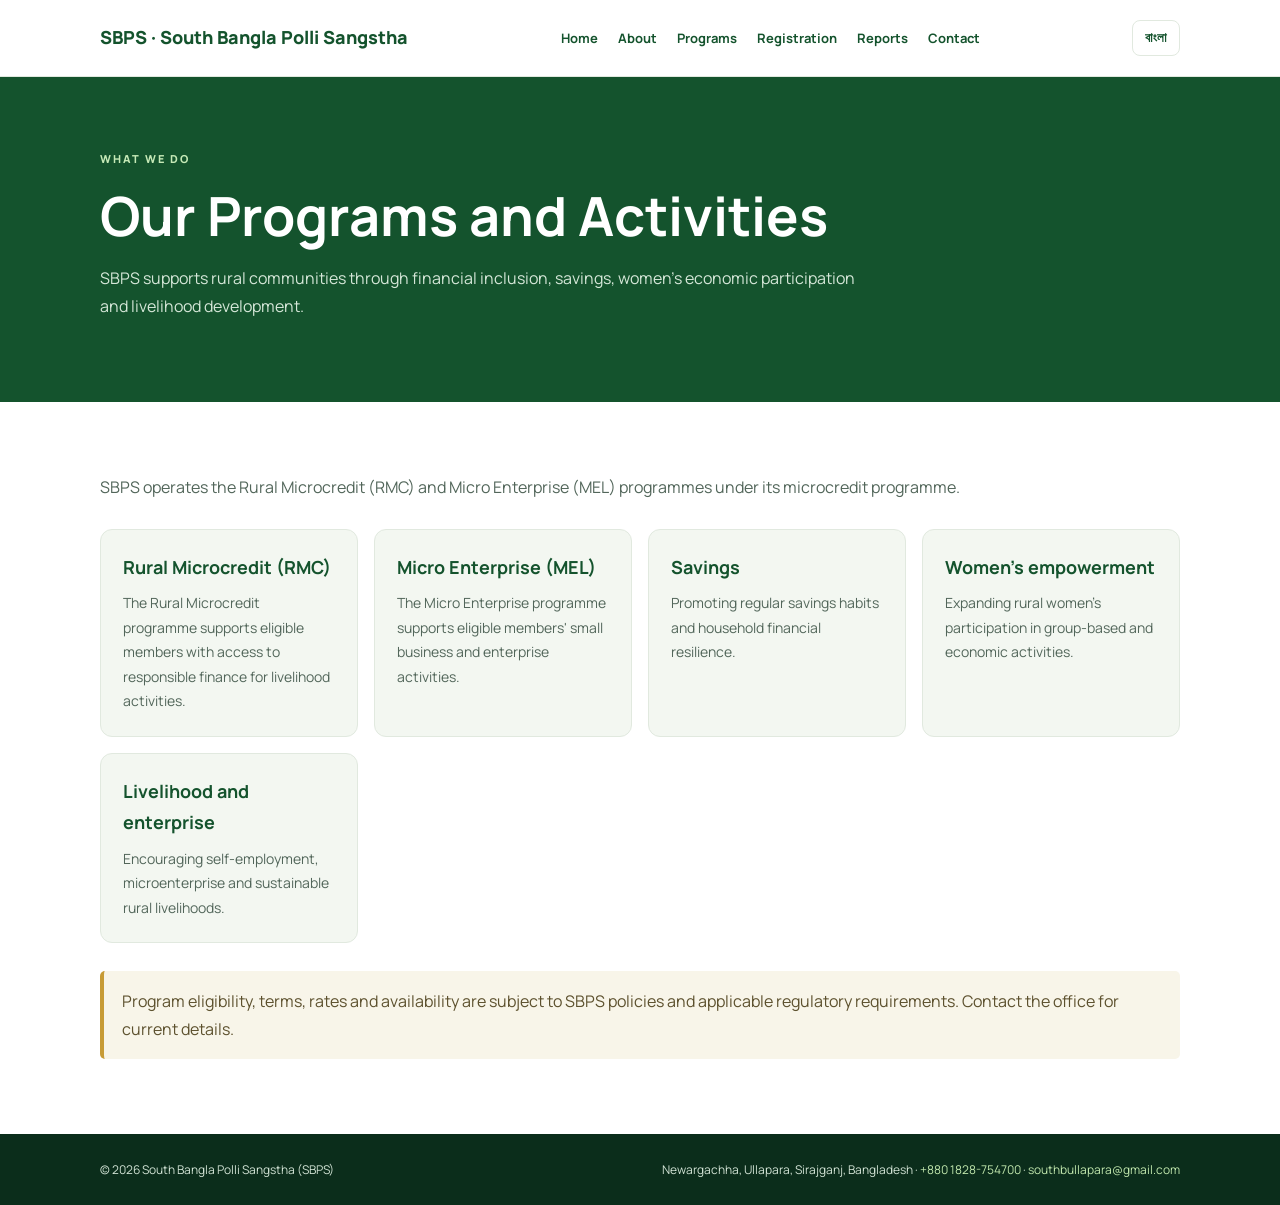
<file: site/programs.html>
<!doctype html>
<html lang="en"><head><meta charset="utf-8"><meta name="viewport" content="width=device-width,initial-scale=1"><meta name="description" content="Our Programs and Activities — South Bangla Polli Sangstha (SBPS), Ullapara, Sirajganj, Bangladesh."><meta property="og:title" content="Our Programs and Activities | SBPS"><meta property="og:description" content="SBPS supports rural communities through financial inclusion, savings, women's economic participation and livelihood development."><link rel="icon" href="https://avatars.githubusercontent.com/u/361487274?v=4"><link rel="preconnect" href="https://fonts.googleapis.com"><link href="https://fonts.googleapis.com/css2?family=Hind+Siliguri:wght@400;500;600;700&family=Manrope:wght@400;500;600;700;800&display=swap" rel="stylesheet"><link rel="stylesheet" href="pages.css"><title>Our Programs and Activities | South Bangla Polli Sangstha</title></head><body><header class="top"><div class="wrap nav"><a class="brand" href="index.html">SBPS · South Bangla Polli Sangstha</a><nav class="links" aria-label="Main navigation"><a href="index.html" data-en="Home" data-bn="হোম">Home</a><a href="about.html" data-en="About" data-bn="পরিচিতি">About</a><a href="programs.html" data-en="Programs" data-bn="কার্যক্রম">Programs</a><a href="registration.html" data-en="Registration" data-bn="নিবন্ধন">Registration</a><a href="reports.html" data-en="Reports" data-bn="প্রতিবেদন">Reports</a><a href="contact.html" data-en="Contact" data-bn="যোগাযোগ">Contact</a></nav><button class="lang" id="lang" type="button">বাংলা</button></div></header><section class="hero"><div class="wrap"><span class="eyebrow" data-en="What we do" data-bn="আমাদের কাজ">What we do</span><h1 data-en="Our Programs and Activities" data-bn="আমাদের কর্মসূচি ও কার্যক্রম">Our Programs and Activities</h1><p data-en="SBPS supports rural communities through financial inclusion, savings, women's economic participation and livelihood development." data-bn="আর্থিক অন্তর্ভুক্তি, সঞ্চয়, নারীর অর্থনৈতিক অংশগ্রহণ ও জীবিকা উন্নয়নের মাধ্যমে এসবিপিএস গ্রামীণ জনগোষ্ঠীকে সহায়তা করে।">SBPS supports rural communities through financial inclusion, savings, women's economic participation and livelihood development.</p></div></section><main class="wrap content"><p data-en="SBPS operates the Rural Microcredit (RMC) and Micro Enterprise (MEL) programmes under its microcredit programme." data-bn="এসবিপিএসের ক্ষুদ্রঋণ কর্মসূচির আওতায় Rural Microcredit (RMC) এবং Micro Enterprise (MEL) কার্যক্রম পরিচালিত হয়।">SBPS operates the Rural Microcredit (RMC) and Micro Enterprise (MEL) programmes under its microcredit programme.</p><div class="cards"><article class="card"><h3 data-en="Rural Microcredit (RMC)" data-bn="গ্রামীণ ক্ষুদ্রঋণ (RMC)">Rural Microcredit (RMC)</h3><p data-en="The Rural Microcredit programme supports eligible members with access to responsible finance for livelihood activities." data-bn="গ্রামীণ ক্ষুদ্রঋণ কর্মসূচির মাধ্যমে যোগ্য সদস্যদের জীবিকাভিত্তিক কার্যক্রমে দায়িত্বশীল অর্থায়নের সুযোগ দেওয়া হয়।">The Rural Microcredit programme supports eligible members with access to responsible finance for livelihood activities.</p></article><article class="card"><h3 data-en="Micro Enterprise (MEL)" data-bn="ক্ষুদ্র উদ্যোগ (MEL)">Micro Enterprise (MEL)</h3><p data-en="The Micro Enterprise programme supports eligible members' small business and enterprise activities." data-bn="ক্ষুদ্র উদ্যোগ কর্মসূচির মাধ্যমে যোগ্য সদস্যদের ছোট ব্যবসা ও উদ্যোগ কার্যক্রমে সহায়তা করা হয়।">The Micro Enterprise programme supports eligible members' small business and enterprise activities.</p></article><article class="card"><h3 data-en="Savings" data-bn="সঞ্চয়">Savings</h3><p data-en="Promoting regular savings habits and household financial resilience." data-bn="নিয়মিত সঞ্চয়ের অভ্যাস ও পারিবারিক আর্থিক সক্ষমতা বৃদ্ধিতে উৎসাহ।">Promoting regular savings habits and household financial resilience.</p></article><article class="card"><h3 data-en="Women's empowerment" data-bn="নারীর ক্ষমতায়ন">Women's empowerment</h3><p data-en="Expanding rural women's participation in group-based and economic activities." data-bn="সমিতিভিত্তিক ও অর্থনৈতিক কর্মকাণ্ডে গ্রামীণ নারীদের অংশগ্রহণ বৃদ্ধি।">Expanding rural women's participation in group-based and economic activities.</p></article><article class="card"><h3 data-en="Livelihood and enterprise" data-bn="জীবিকা ও উদ্যোগ">Livelihood and enterprise</h3><p data-en="Encouraging self-employment, microenterprise and sustainable rural livelihoods." data-bn="আত্মকর্মসংস্থান, ক্ষুদ্র উদ্যোগ ও টেকসই গ্রামীণ জীবিকায় উৎসাহ।">Encouraging self-employment, microenterprise and sustainable rural livelihoods.</p></article></div><div class="notice" data-en="Program eligibility, terms, rates and availability are subject to SBPS policies and applicable regulatory requirements. Contact the office for current details." data-bn="কর্মসূচির যোগ্যতা, শর্ত, হার ও প্রাপ্যতা এসবিপিএসের নীতিমালা এবং প্রযোজ্য নিয়ন্ত্রক বিধির অধীন। হালনাগাদ তথ্যের জন্য কার্যালয়ে যোগাযোগ করুন।">Program eligibility, terms, rates and availability are subject to SBPS policies and applicable regulatory requirements. Contact the office for current details.</div></main><footer class="foot"><div class="wrap footrow"><span>© <span id="year"></span> South Bangla Polli Sangstha (SBPS)</span><span>Newargachha, Ullapara, Sirajganj, Bangladesh · <a href="tel:+8801828754700">+880 1828-754700</a> · <a href="mailto:southbullapara@gmail.com">southbullapara@gmail.com</a></span></div></footer><script src="pages.js" defer></script></body></html>
</file>
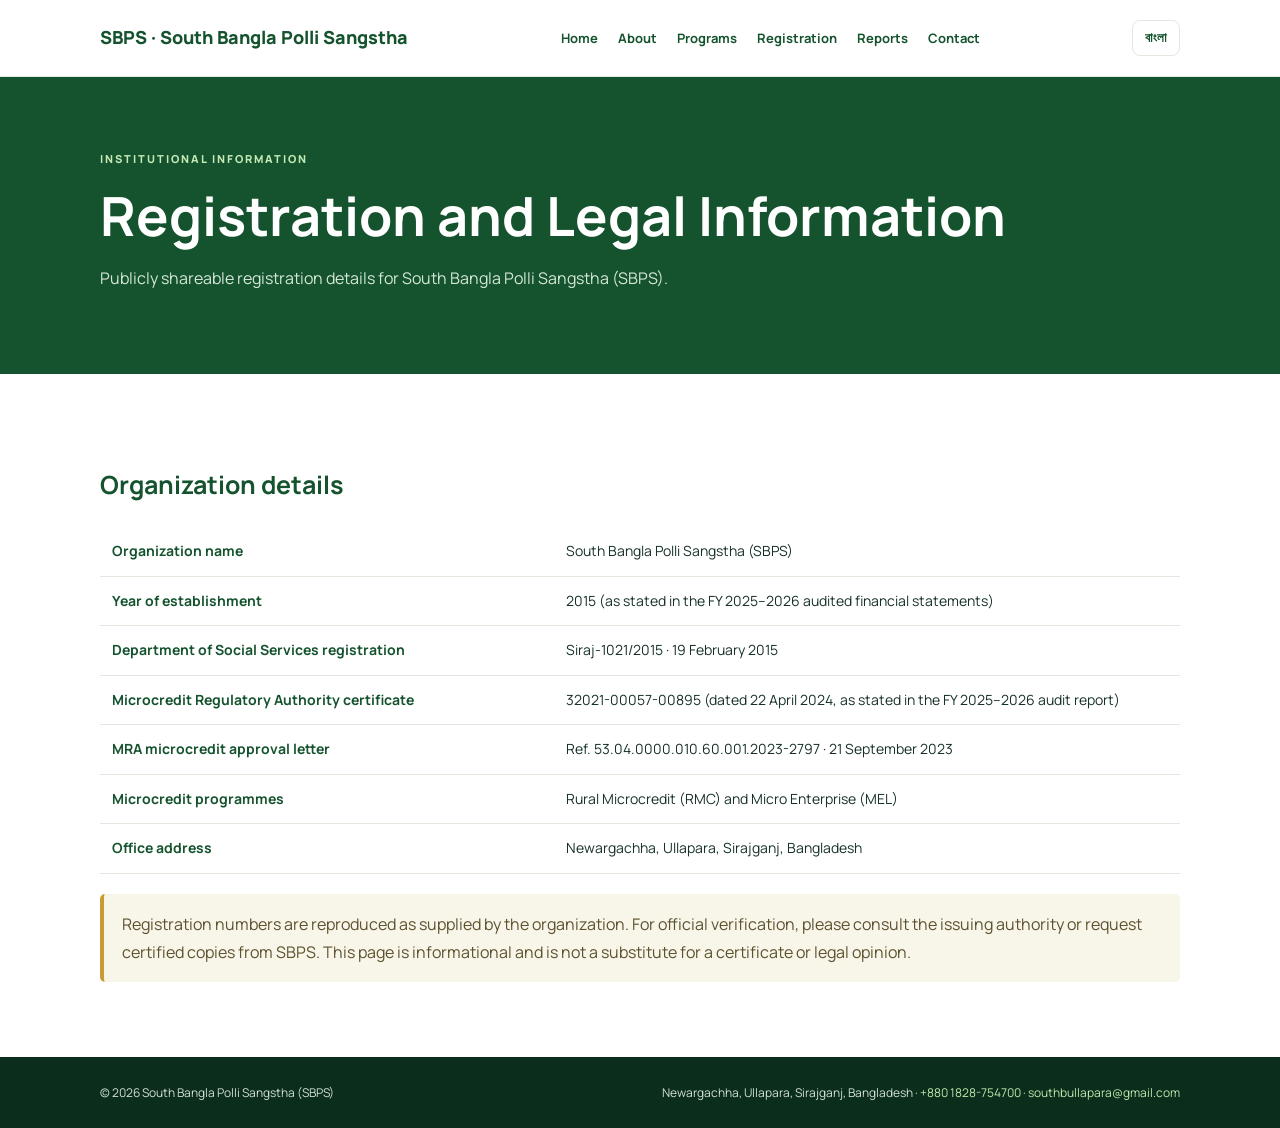
<file: site/registration.html>
<!doctype html>
<html lang="en"><head><meta charset="utf-8"><meta name="viewport" content="width=device-width,initial-scale=1"><meta name="description" content="Registration and Legal Information — South Bangla Polli Sangstha (SBPS), Ullapara, Sirajganj, Bangladesh."><meta property="og:title" content="Registration and Legal Information | SBPS"><meta property="og:description" content="Publicly shareable registration details for South Bangla Polli Sangstha (SBPS)."><link rel="icon" href="https://avatars.githubusercontent.com/u/361487274?v=4"><link rel="preconnect" href="https://fonts.googleapis.com"><link href="https://fonts.googleapis.com/css2?family=Hind+Siliguri:wght@400;500;600;700&family=Manrope:wght@400;500;600;700;800&display=swap" rel="stylesheet"><link rel="stylesheet" href="pages.css"><title>Registration and Legal Information | South Bangla Polli Sangstha</title></head><body><header class="top"><div class="wrap nav"><a class="brand" href="index.html">SBPS · South Bangla Polli Sangstha</a><nav class="links" aria-label="Main navigation"><a href="index.html" data-en="Home" data-bn="হোম">Home</a><a href="about.html" data-en="About" data-bn="পরিচিতি">About</a><a href="programs.html" data-en="Programs" data-bn="কার্যক্রম">Programs</a><a href="registration.html" data-en="Registration" data-bn="নিবন্ধন">Registration</a><a href="reports.html" data-en="Reports" data-bn="প্রতিবেদন">Reports</a><a href="contact.html" data-en="Contact" data-bn="যোগাযোগ">Contact</a></nav><button class="lang" id="lang" type="button">বাংলা</button></div></header><section class="hero"><div class="wrap"><span class="eyebrow" data-en="Institutional information" data-bn="প্রাতিষ্ঠানিক তথ্য">Institutional information</span><h1 data-en="Registration and Legal Information" data-bn="নিবন্ধন ও আইনগত তথ্য">Registration and Legal Information</h1><p data-en="Publicly shareable registration details for South Bangla Polli Sangstha (SBPS)." data-bn="সাউথ বাংলা পল্লী সংস্থার (এসবিপিএস) প্রকাশযোগ্য নিবন্ধনসংক্রান্ত তথ্য।">Publicly shareable registration details for South Bangla Polli Sangstha (SBPS).</p></div></section><main class="wrap content"><h2 data-en="Organization details" data-bn="সংস্থার বিবরণ">Organization details</h2><table class="facts"><tbody><tr><th data-en="Organization name" data-bn="সংস্থার নাম">Organization name</th><td>South Bangla Polli Sangstha (SBPS)</td></tr><tr><th data-en="Year of establishment" data-bn="প্রতিষ্ঠার বছর">Year of establishment</th><td>2015 (as stated in the FY 2025–2026 audited financial statements)</td></tr><tr><th data-en="Department of Social Services registration" data-bn="সমাজসেবা অধিদপ্তরের নিবন্ধন">Department of Social Services registration</th><td>Siraj-1021/2015 · 19 February 2015</td></tr><tr><th data-en="Microcredit Regulatory Authority certificate" data-bn="মাইক্রোক্রেডিট রেগুলেটরি অথরিটির সনদ">Microcredit Regulatory Authority certificate</th><td>32021-00057-00895 (dated 22 April 2024, as stated in the FY 2025–2026 audit report)</td></tr><tr><th data-en="MRA microcredit approval letter" data-bn="এমআরএ ক্ষুদ্রঋণ অনুমোদনপত্র">MRA microcredit approval letter</th><td>Ref. 53.04.0000.010.60.001.2023-2797 · 21 September 2023</td></tr><tr><th data-en="Microcredit programmes" data-bn="ক্ষুদ্রঋণ কর্মসূচি">Microcredit programmes</th><td>Rural Microcredit (RMC) and Micro Enterprise (MEL)</td></tr><tr><th data-en="Office address" data-bn="কার্যালয়ের ঠিকানা">Office address</th><td>Newargachha, Ullapara, Sirajganj, Bangladesh</td></tr></tbody></table><div class="notice" data-en="Registration numbers are reproduced as supplied by the organization. For official verification, please consult the issuing authority or request certified copies from SBPS. This page is informational and is not a substitute for a certificate or legal opinion." data-bn="নিবন্ধন নম্বরগুলো সংস্থার দেওয়া তথ্য অনুযায়ী প্রকাশ করা হয়েছে। আনুষ্ঠানিক যাচাইয়ের জন্য সংশ্লিষ্ট কর্তৃপক্ষের সাথে যোগাযোগ করুন অথবা এসবিপিএস থেকে সত্যায়িত কপি সংগ্রহ করুন। এই পৃষ্ঠা কেবল তথ্যের জন্য; এটি সনদ বা আইনগত মতামতের বিকল্প নয়।">Registration numbers are reproduced as supplied by the organization. For official verification, please consult the issuing authority or request certified copies from SBPS. This page is informational and is not a substitute for a certificate or legal opinion.</div></main><footer class="foot"><div class="wrap footrow"><span>© <span id="year"></span> South Bangla Polli Sangstha (SBPS)</span><span>Newargachha, Ullapara, Sirajganj, Bangladesh · <a href="tel:+8801828754700">+880 1828-754700</a> · <a href="mailto:southbullapara@gmail.com">southbullapara@gmail.com</a></span></div></footer><script src="pages.js" defer></script></body></html>
</file>
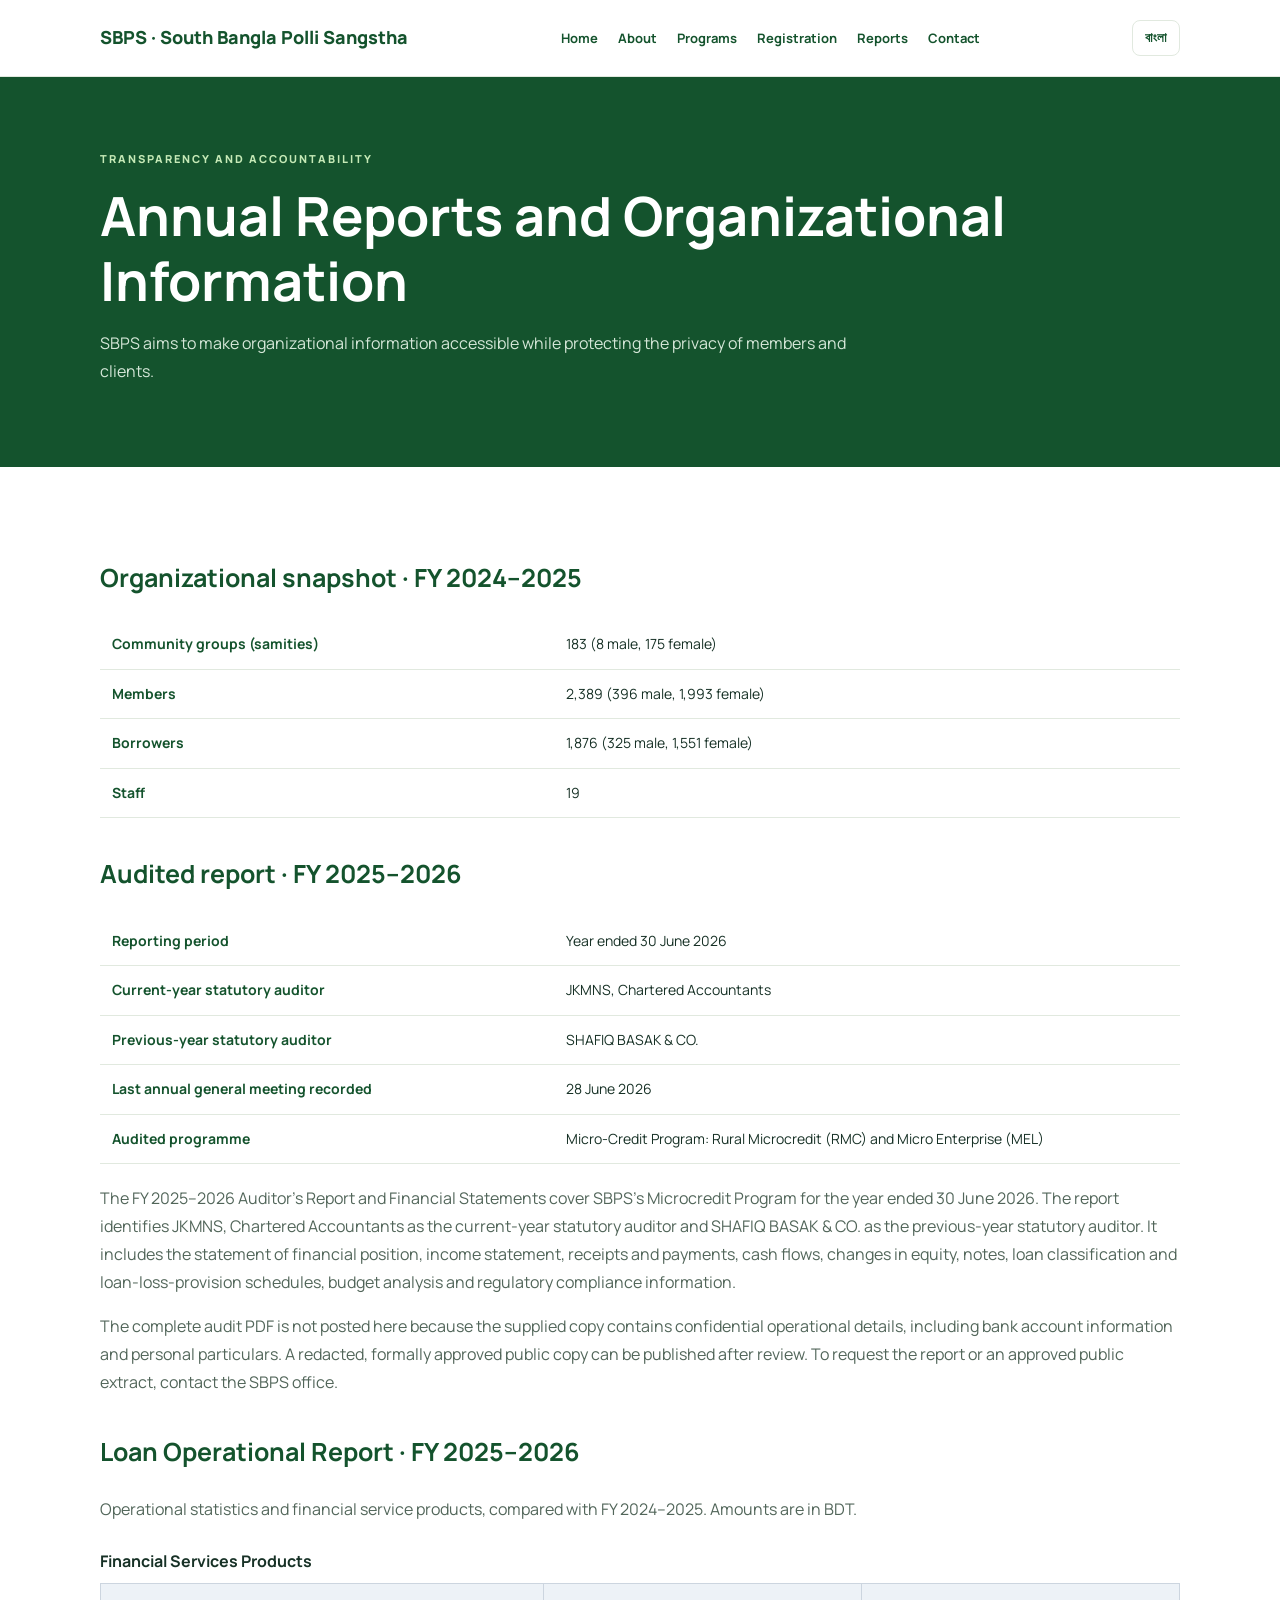
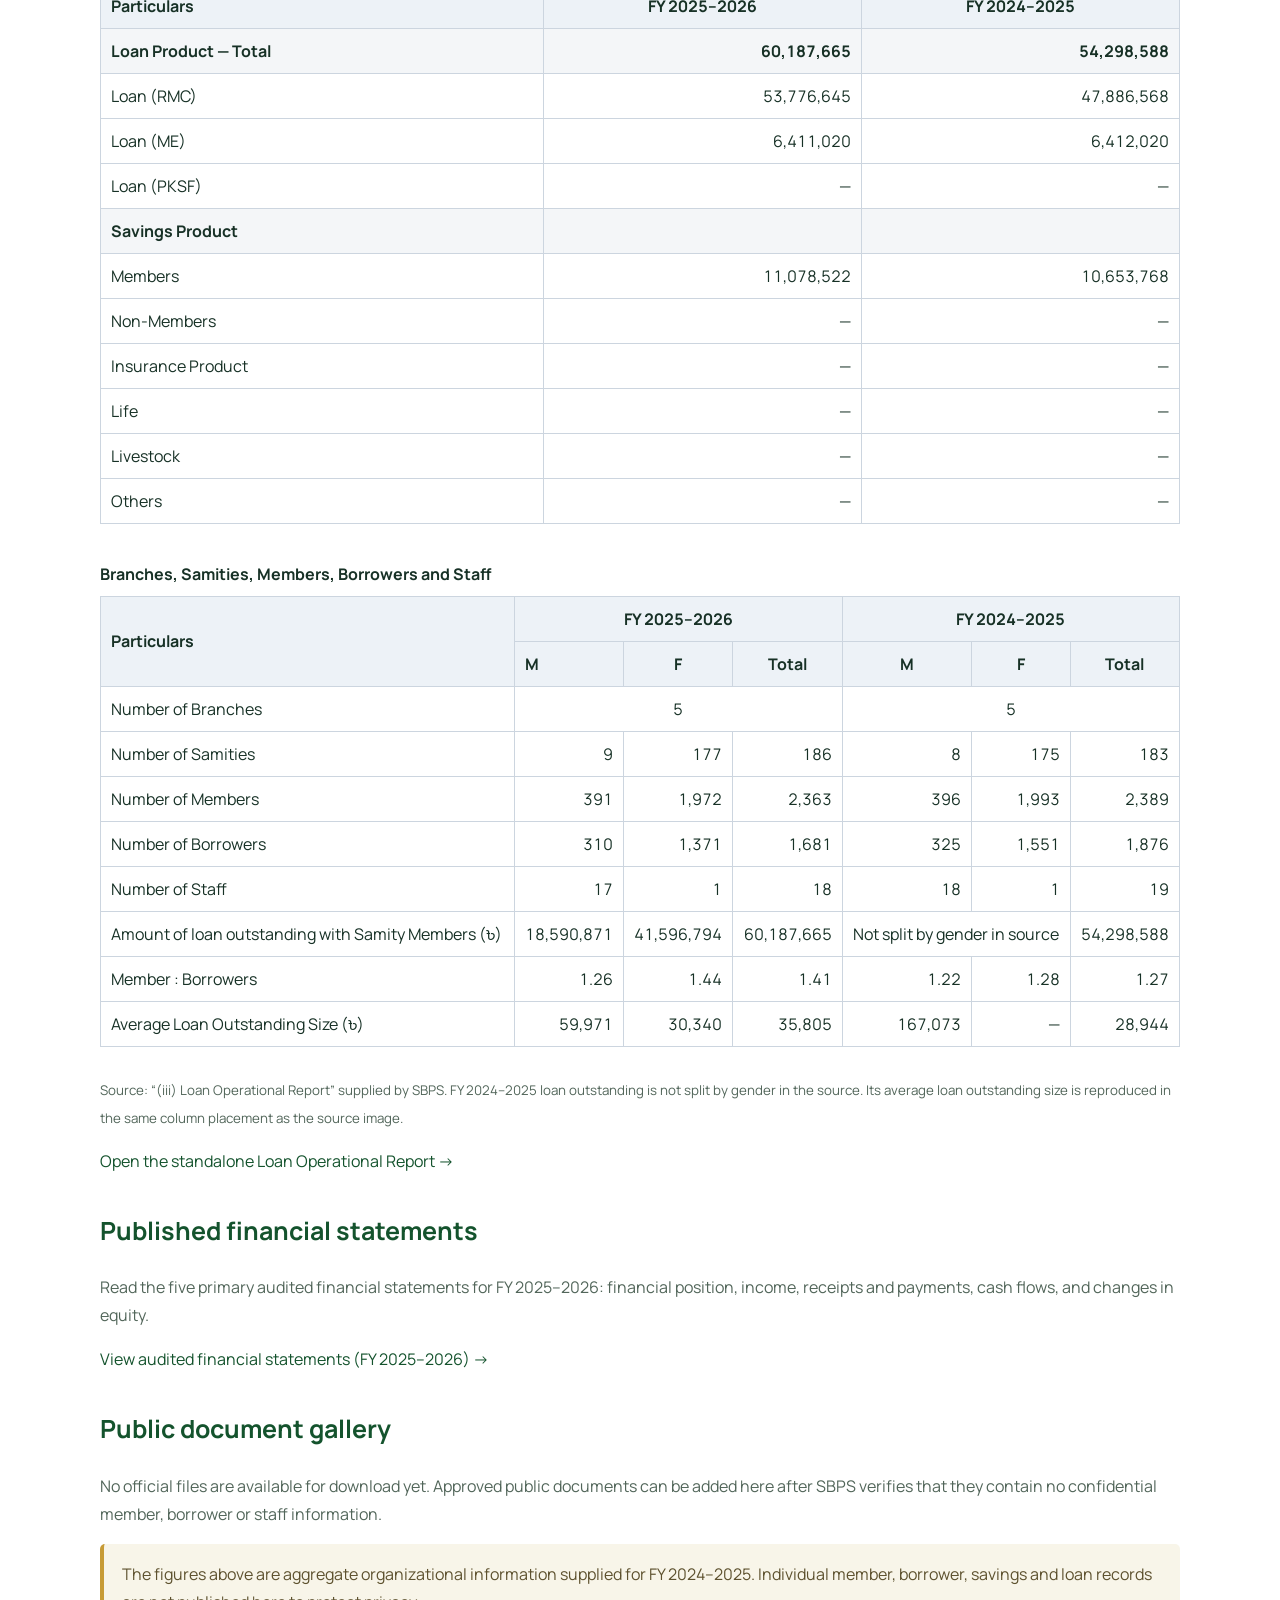
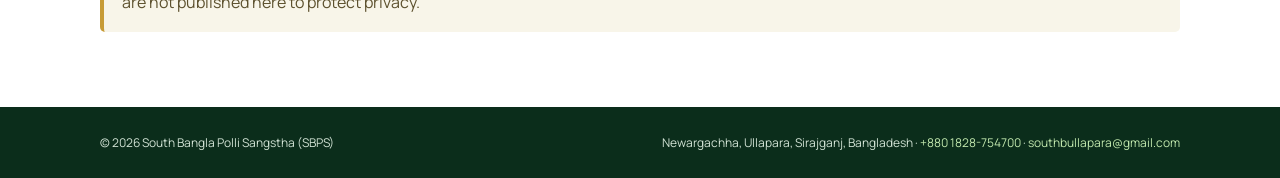
<file: site/reports.html>
<!doctype html>
<html lang="en"><head><meta charset="utf-8"><meta name="viewport" content="width=device-width,initial-scale=1"><meta name="description" content="Annual Reports and Organizational Information — South Bangla Polli Sangstha (SBPS), Ullapara, Sirajganj, Bangladesh."><meta property="og:title" content="Annual Reports and Organizational Information | SBPS"><meta property="og:description" content="SBPS aims to make organizational information accessible while protecting the privacy of members and clients."><link rel="icon" href="https://avatars.githubusercontent.com/u/361487274?v=4"><link rel="preconnect" href="https://fonts.googleapis.com"><link href="https://fonts.googleapis.com/css2?family=Hind+Siliguri:wght@400;500;600;700&family=Manrope:wght@400;500;600;700;800&display=swap" rel="stylesheet"><link rel="stylesheet" href="pages.css"><title>Annual Reports and Organizational Information | South Bangla Polli Sangstha</title></head><body><header class="top"><div class="wrap nav"><a class="brand" href="index.html">SBPS · South Bangla Polli Sangstha</a><nav class="links" aria-label="Main navigation"><a href="index.html" data-en="Home" data-bn="হোম">Home</a><a href="about.html" data-en="About" data-bn="পরিচিতি">About</a><a href="programs.html" data-en="Programs" data-bn="কার্যক্রম">Programs</a><a href="registration.html" data-en="Registration" data-bn="নিবন্ধন">Registration</a><a href="reports.html" data-en="Reports" data-bn="প্রতিবেদন">Reports</a><a href="contact.html" data-en="Contact" data-bn="যোগাযোগ">Contact</a></nav><button class="lang" id="lang" type="button">বাংলা</button></div></header><section class="hero"><div class="wrap"><span class="eyebrow" data-en="Transparency and accountability" data-bn="স্বচ্ছতা ও জবাবদিহিতা">Transparency and accountability</span><h1 data-en="Annual Reports and Organizational Information" data-bn="বার্ষিক প্রতিবেদন ও সাংগঠনিক তথ্য">Annual Reports and Organizational Information</h1><p data-en="SBPS aims to make organizational information accessible while protecting the privacy of members and clients." data-bn="সদস্য ও গ্রাহকদের ব্যক্তিগত তথ্যের গোপনীয়তা রক্ষা করে প্রাতিষ্ঠানিক তথ্য সহজলভ্য রাখার চেষ্টা করে এসবিপিএস।">SBPS aims to make organizational information accessible while protecting the privacy of members and clients.</p></div></section><main class="wrap content"><h2 data-en="Organizational snapshot · FY 2024–2025" data-bn="সাংগঠনিক চিত্র · ২০২৪–২০২৫ অর্থবছর">Organizational snapshot · FY 2024–2025</h2><table class="facts"><tbody><tr><th data-en="Community groups (samities)" data-bn="সমিতি">Community groups (samities)</th><td>183 (8 male, 175 female)</td></tr><tr><th data-en="Members" data-bn="সদস্য">Members</th><td>2,389 (396 male, 1,993 female)</td></tr><tr><th data-en="Borrowers" data-bn="ঋণগ্রহীতা">Borrowers</th><td>1,876 (325 male, 1,551 female)</td></tr><tr><th data-en="Staff" data-bn="কর্মী">Staff</th><td>19</td></tr></tbody></table><h2 data-en="Audited report · FY 2025–2026" data-bn="নিরীক্ষিত প্রতিবেদন · ২০২৫–২০২৬ অর্থবছর">Audited report · FY 2025–2026</h2><table class="facts"><tbody><tr><th data-en="Reporting period" data-bn="প্রতিবেদনকাল">Reporting period</th><td>Year ended 30 June 2026</td></tr><tr><th data-en="Current-year statutory auditor" data-bn="চলতি বছরের নিরীক্ষক">Current-year statutory auditor</th><td>JKMNS, Chartered Accountants</td></tr><tr><th data-en="Previous-year statutory auditor" data-bn="পূর্ববর্তী বছরের নিরীক্ষক">Previous-year statutory auditor</th><td>SHAFIQ BASAK &amp; CO.</td></tr><tr><th data-en="Last annual general meeting recorded" data-bn="সর্বশেষ বার্ষিক সাধারণ সভা">Last annual general meeting recorded</th><td>28 June 2026</td></tr><tr><th data-en="Audited programme" data-bn="নিরীক্ষিত কর্মসূচি">Audited programme</th><td>Micro-Credit Program: Rural Microcredit (RMC) and Micro Enterprise (MEL)</td></tr></tbody></table><p data-en="The FY 2025–2026 Auditor's Report and Financial Statements cover SBPS's Microcredit Program for the year ended 30 June 2026. The report identifies JKMNS, Chartered Accountants as the current-year statutory auditor and SHAFIQ BASAK &amp; CO. as the previous-year statutory auditor. It includes the statement of financial position, income statement, receipts and payments, cash flows, changes in equity, notes, loan classification and loan-loss-provision schedules, budget analysis and regulatory compliance information." data-bn="২০২৫–২০২৬ অর্থবছরের নিরীক্ষকের প্রতিবেদন ও আর্থিক বিবরণীতে ৩০ জুন ২০২৬ সমাপ্ত বছরের এসবিপিএসের ক্ষুদ্রঋণ কর্মসূচির তথ্য রয়েছে। প্রতিবেদনে চলতি বছরের নিরীক্ষক হিসেবে JKMNS, Chartered Accountants এবং পূর্ববর্তী বছরের নিরীক্ষক হিসেবে SHAFIQ BASAK &amp; CO.-এর নাম উল্লেখ করা হয়েছে। এতে আর্থিক অবস্থার বিবরণী, আয় বিবরণী, প্রাপ্তি ও প্রদান, নগদ প্রবাহ, ইকুইটির পরিবর্তন, টীকা, ঋণ শ্রেণিবিন্যাস ও ঋণ ক্ষতি সঞ্চিতির তফসিল, বাজেট বিশ্লেষণ এবং নিয়ন্ত্রক পরিপালন-সংক্রান্ত তথ্য অন্তর্ভুক্ত রয়েছে।">The FY 2025–2026 Auditor's Report and Financial Statements cover SBPS's Microcredit Program for the year ended 30 June 2026. The report identifies JKMNS, Chartered Accountants as the current-year statutory auditor. It includes the statement of financial position, income statement, receipts and payments, cash flows, changes in equity, notes, loan classification and loan-loss-provision schedules, budget analysis and regulatory compliance information.</p><p data-en="The complete audit PDF is not posted here because the supplied copy contains confidential operational details, including bank account information and personal particulars. A redacted, formally approved public copy can be published after review. To request the report or an approved public extract, contact the SBPS office." data-bn="সরবরাহকৃত নিরীক্ষা PDF-এ ব্যাংক হিসাবের তথ্য ও ব্যক্তিগত বিবরণসহ গোপনীয় কার্যক্রম-সংক্রান্ত তথ্য থাকায় সম্পূর্ণ ফাইলটি এখানে প্রকাশ করা হয়নি। পর্যালোচনার পর সম্পাদিত ও আনুষ্ঠানিকভাবে অনুমোদিত প্রকাশযোগ্য কপি প্রকাশ করা যেতে পারে। প্রতিবেদন বা অনুমোদিত প্রকাশযোগ্য অংশের জন্য এসবিপিএস কার্যালয়ে যোগাযোগ করুন।">The complete audit PDF is not posted here because the supplied copy contains confidential operational details, including bank account information and personal particulars. A redacted, formally approved public copy can be published after review. To request the report or an approved public extract, contact the SBPS office.</p><h2 data-en="Loan Operational Report · FY 2025–2026" data-bn="ঋণ কার্যক্রম প্রতিবেদন · ২০২৫–২০২৬">Loan Operational Report · FY 2025–2026</h2><p data-en="Operational statistics and financial service products, compared with FY 2024–2025. Amounts are in BDT." data-bn="২০২৪–২০২৫ অর্থবছরের তুলনায় কার্যক্রমের পরিসংখ্যান ও আর্থিক সেবা পণ্য। অর্থের পরিমাণ বাংলাদেশি টাকায়।">Operational statistics and financial service products, compared with FY 2024–2025. Amounts are in BDT.</p>
<style>.loan-report{overflow-x:auto;margin:16px 0 28px}.loan-report table{border-collapse:collapse;width:100%;min-width:680px;background:#fff}.loan-report th,.loan-report td{border:1px solid #ccd5df;padding:8px 10px;text-align:right;font-variant-numeric:tabular-nums}.loan-report th:first-child,.loan-report td:first-child{text-align:left}.loan-report thead th{background:#edf2f7;text-align:center}.loan-report .subhead td{font-weight:700;background:#f4f6f8}.loan-report .center{text-align:center!important}.loan-report caption{text-align:left;font-weight:700;padding:8px 0}</style>
<div class="loan-report"><table><caption>Financial Services Products</caption><thead><tr><th>Particulars</th><th>FY 2025–2026</th><th>FY 2024–2025</th></tr></thead><tbody>
<tr class="subhead"><td>Loan Product — Total</td><td>60,187,665</td><td>54,298,588</td></tr><tr><td>Loan (RMC)</td><td>53,776,645</td><td>47,886,568</td></tr><tr><td>Loan (ME)</td><td>6,411,020</td><td>6,412,020</td></tr><tr><td>Loan (PKSF)</td><td>—</td><td>—</td></tr><tr class="subhead"><td>Savings Product</td><td></td><td></td></tr><tr><td>Members</td><td>11,078,522</td><td>10,653,768</td></tr><tr><td>Non-Members</td><td>—</td><td>—</td></tr><tr><td>Insurance Product</td><td>—</td><td>—</td></tr><tr><td>Life</td><td>—</td><td>—</td></tr><tr><td>Livestock</td><td>—</td><td>—</td></tr><tr><td>Others</td><td>—</td><td>—</td></tr></tbody></table></div>
<div class="loan-report"><table><caption>Branches, Samities, Members, Borrowers and Staff</caption><thead><tr><th rowspan="2">Particulars</th><th colspan="3">FY 2025–2026</th><th colspan="3">FY 2024–2025</th></tr><tr><th>M</th><th>F</th><th>Total</th><th>M</th><th>F</th><th>Total</th></tr></thead><tbody>
<tr><td>Number of Branches</td><td colspan="3" class="center">5</td><td colspan="3" class="center">5</td></tr><tr><td>Number of Samities</td><td>9</td><td>177</td><td>186</td><td>8</td><td>175</td><td>183</td></tr><tr><td>Number of Members</td><td>391</td><td>1,972</td><td>2,363</td><td>396</td><td>1,993</td><td>2,389</td></tr><tr><td>Number of Borrowers</td><td>310</td><td>1,371</td><td>1,681</td><td>325</td><td>1,551</td><td>1,876</td></tr><tr><td>Number of Staff</td><td>17</td><td>1</td><td>18</td><td>18</td><td>1</td><td>19</td></tr><tr><td>Amount of loan outstanding with Samity Members (৳)</td><td>18,590,871</td><td>41,596,794</td><td>60,187,665</td><td colspan="2" class="center">Not split by gender in source</td><td>54,298,588</td></tr><tr><td>Member : Borrowers</td><td>1.26</td><td>1.44</td><td>1.41</td><td>1.22</td><td>1.28</td><td>1.27</td></tr><tr><td>Average Loan Outstanding Size (৳)</td><td>59,971</td><td>30,340</td><td>35,805</td><td>167,073</td><td>—</td><td>28,944</td></tr></tbody></table></div>
<p><small>Source: “(iii) Loan Operational Report” supplied by SBPS. FY 2024–2025 loan outstanding is not split by gender in the source. Its average loan outstanding size is reproduced in the same column placement as the source image.</small></p><p><a href="loan-operational-report-2025-2026.html">Open the standalone Loan Operational Report →</a></p><h2 data-en="Published financial statements" data-bn="প্রকাশিত আর্থিক বিবরণী">Published financial statements</h2><p data-en="Read the five primary audited financial statements for FY 2025–2026: financial position, income, receipts and payments, cash flows, and changes in equity." data-bn="২০২৫–২০২৬ অর্থবছরের পাঁচটি প্রধান নিরীক্ষিত আর্থিক বিবরণী দেখুন: আর্থিক অবস্থান, আয়, প্রাপ্তি ও প্রদান, নগদ প্রবাহ এবং ইকুইটির পরিবর্তন।">Read the five primary audited financial statements for FY 2025–2026: financial position, income, receipts and payments, cash flows, and changes in equity.</p><p><a href="audited-financial-statements-2025-2026.html">View audited financial statements (FY 2025–2026) →</a></p><h2 data-en="Public document gallery" data-bn="প্রকাশযোগ্য নথির গ্যালারি">Public document gallery</h2><p data-en="No official files are available for download yet. Approved public documents can be added here after SBPS verifies that they contain no confidential member, borrower or staff information." data-bn="ডাউনলোডের জন্য এখনো কোনো আনুষ্ঠানিক ফাইল নেই। সদস্য, ঋণগ্রহীতা বা কর্মীদের গোপনীয় তথ্য নেই—এটি নিশ্চিত করে এসবিপিএস অনুমোদিত প্রকাশযোগ্য নথি এখানে যুক্ত করতে পারবে।">No official files are available for download yet. Approved public documents can be added here after SBPS verifies that they contain no confidential member, borrower or staff information.</p><div class="notice" data-en="The figures above are aggregate organizational information supplied for FY 2024–2025. Individual member, borrower, savings and loan records are not published here to protect privacy." data-bn="উপরের পরিসংখ্যান ২০২৪–২০২৫ অর্থবছরের জন্য সরবরাহকৃত সামগ্রিক সাংগঠনিক তথ্য। গোপনীয়তা রক্ষায় কোনো ব্যক্তিগত সদস্য, ঋণগ্রহীতা, সঞ্চয় বা ঋণের রেকর্ড এখানে প্রকাশ করা হয় না।">The figures above are aggregate organizational information supplied for FY 2024–2025. Individual member, borrower, savings and loan records are not published here to protect privacy.</div></main><footer class="foot"><div class="wrap footrow"><span>© <span id="year"></span> South Bangla Polli Sangstha (SBPS)</span><span>Newargachha, Ullapara, Sirajganj, Bangladesh · <a href="tel:+8801828754700">+880 1828-754700</a> · <a href="mailto:southbullapara@gmail.com">southbullapara@gmail.com</a></span></div></footer><script src="pages.js" defer></script></body></html>
</file>
<file: site/pages.css>
:root{--g:#14532d;--ink:#173126;--muted:#63746a;--soft:#f3f7f1;--line:#e1e9df}*{box-sizing:border-box}body{margin:0;color:var(--ink);font:16px/1.75 Manrope,"Hind Siliguri",Arial,sans-serif}body.bn{font-family:"Hind Siliguri",Arial,sans-serif}a{color:var(--g);text-decoration:none}.wrap{width:min(1080px,calc(100% - 40px));margin:auto}.top{background:#fff;border-bottom:1px solid var(--line);position:sticky;top:0}.nav{min-height:76px;display:flex;align-items:center;justify-content:space-between;gap:20px}.brand{font-weight:800;color:var(--g);font-size:18px}.links{display:flex;gap:20px;flex-wrap:wrap}.links a{font-size:13px;font-weight:700}.lang{border:1px solid var(--line);background:white;border-radius:8px;padding:9px 12px;color:var(--g);font-weight:700;cursor:pointer}.hero{background:var(--g);color:#fff;padding:66px 0}.eyebrow{color:#c5e9b6;text-transform:uppercase;letter-spacing:2px;font-size:11px;font-weight:800}.hero h1{font-size:clamp(34px,5vw,54px);line-height:1.2;margin:12px 0}.hero p{color:#d5e7d8;max-width:760px}.content{padding:55px 0 75px}.content h2{color:var(--g);font-size:25px;margin-top:34px}.content p,.content li{color:#52665a}.cards{display:grid;grid-template-columns:repeat(auto-fit,minmax(220px,1fr));gap:16px;margin:28px 0}.card{background:var(--soft);border:1px solid var(--line);border-radius:12px;padding:22px}.card h3{margin:0 0 8px;color:var(--g);font-size:18px}.card p{margin:0;font-size:14px}.facts{width:100%;border-collapse:collapse;margin:20px 0}.facts th,.facts td{text-align:left;padding:12px;border-bottom:1px solid var(--line);font-size:14px}.facts th{color:var(--g);width:42%}.notice{padding:16px 18px;background:#f8f5e9;border-left:4px solid #c79b36;border-radius:5px;color:#5d512e}.contact a{display:inline-block;margin:5px 0;font-weight:700}.foot{background:#0b2d1b;color:#d1e2d4;padding:25px 0;font-size:12px}.foot a{color:#c1e7ad}.footrow{display:flex;justify-content:space-between;gap:18px;flex-wrap:wrap}@media(max-width:720px){.nav{padding:12px 0;align-items:flex-start;flex-wrap:wrap}.links{order:3;width:100%;gap:12px}.links a{font-size:12px}.hero{padding:45px 0}.content{padding:35px 0 55px}.facts th,.facts td{font-size:12px;padding:9px}}
</file>
